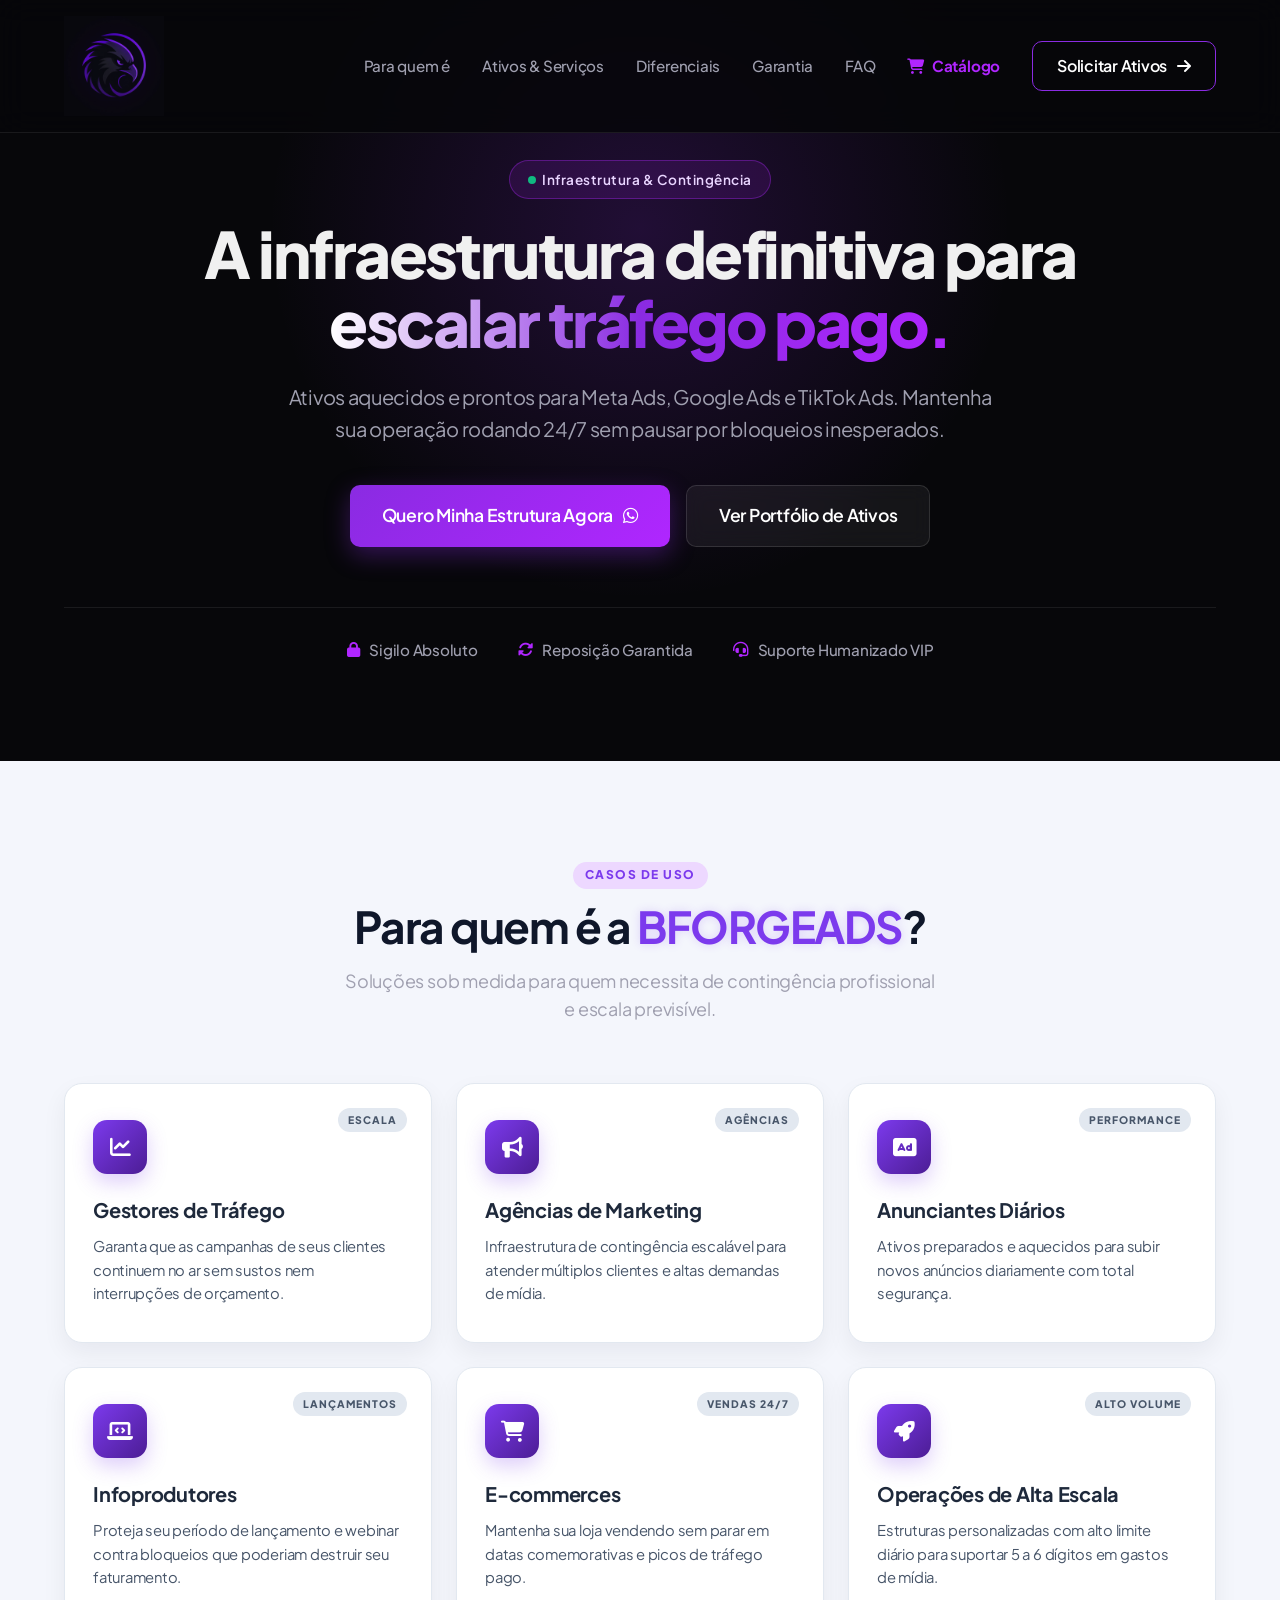
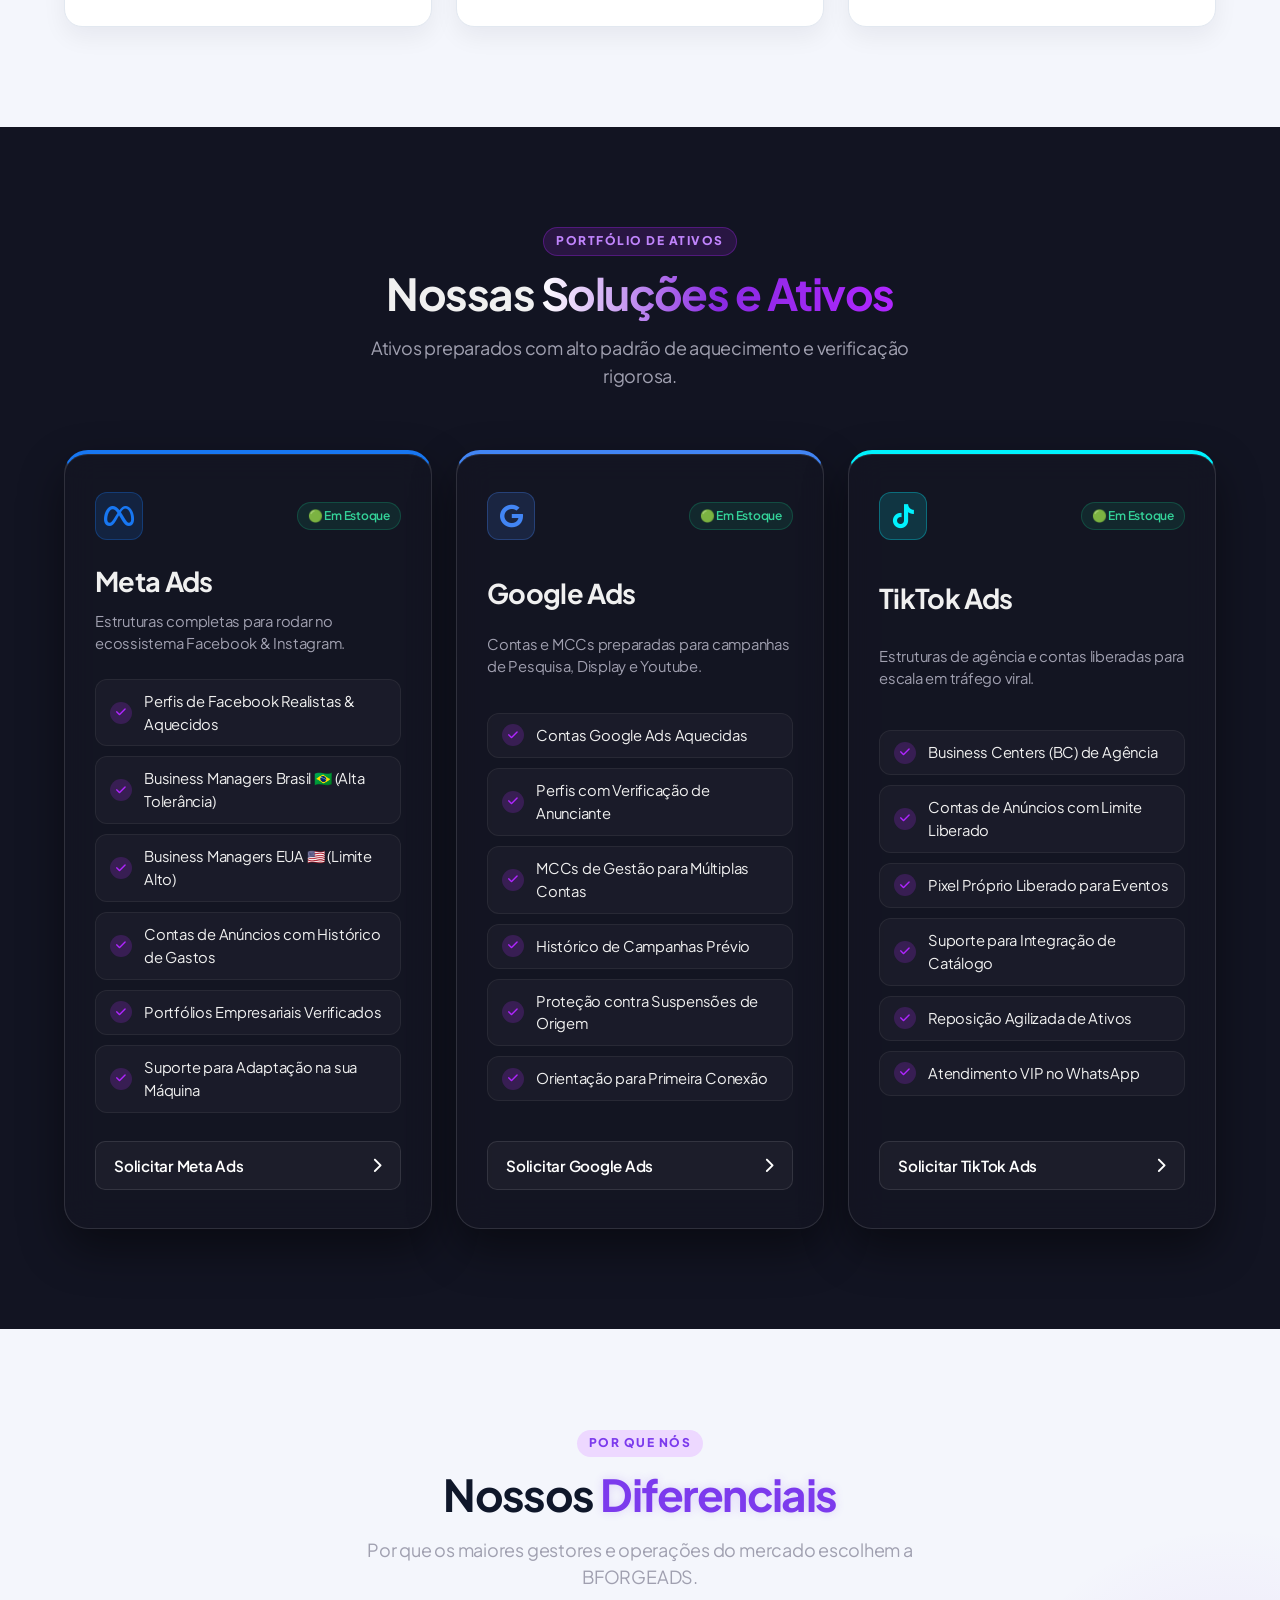
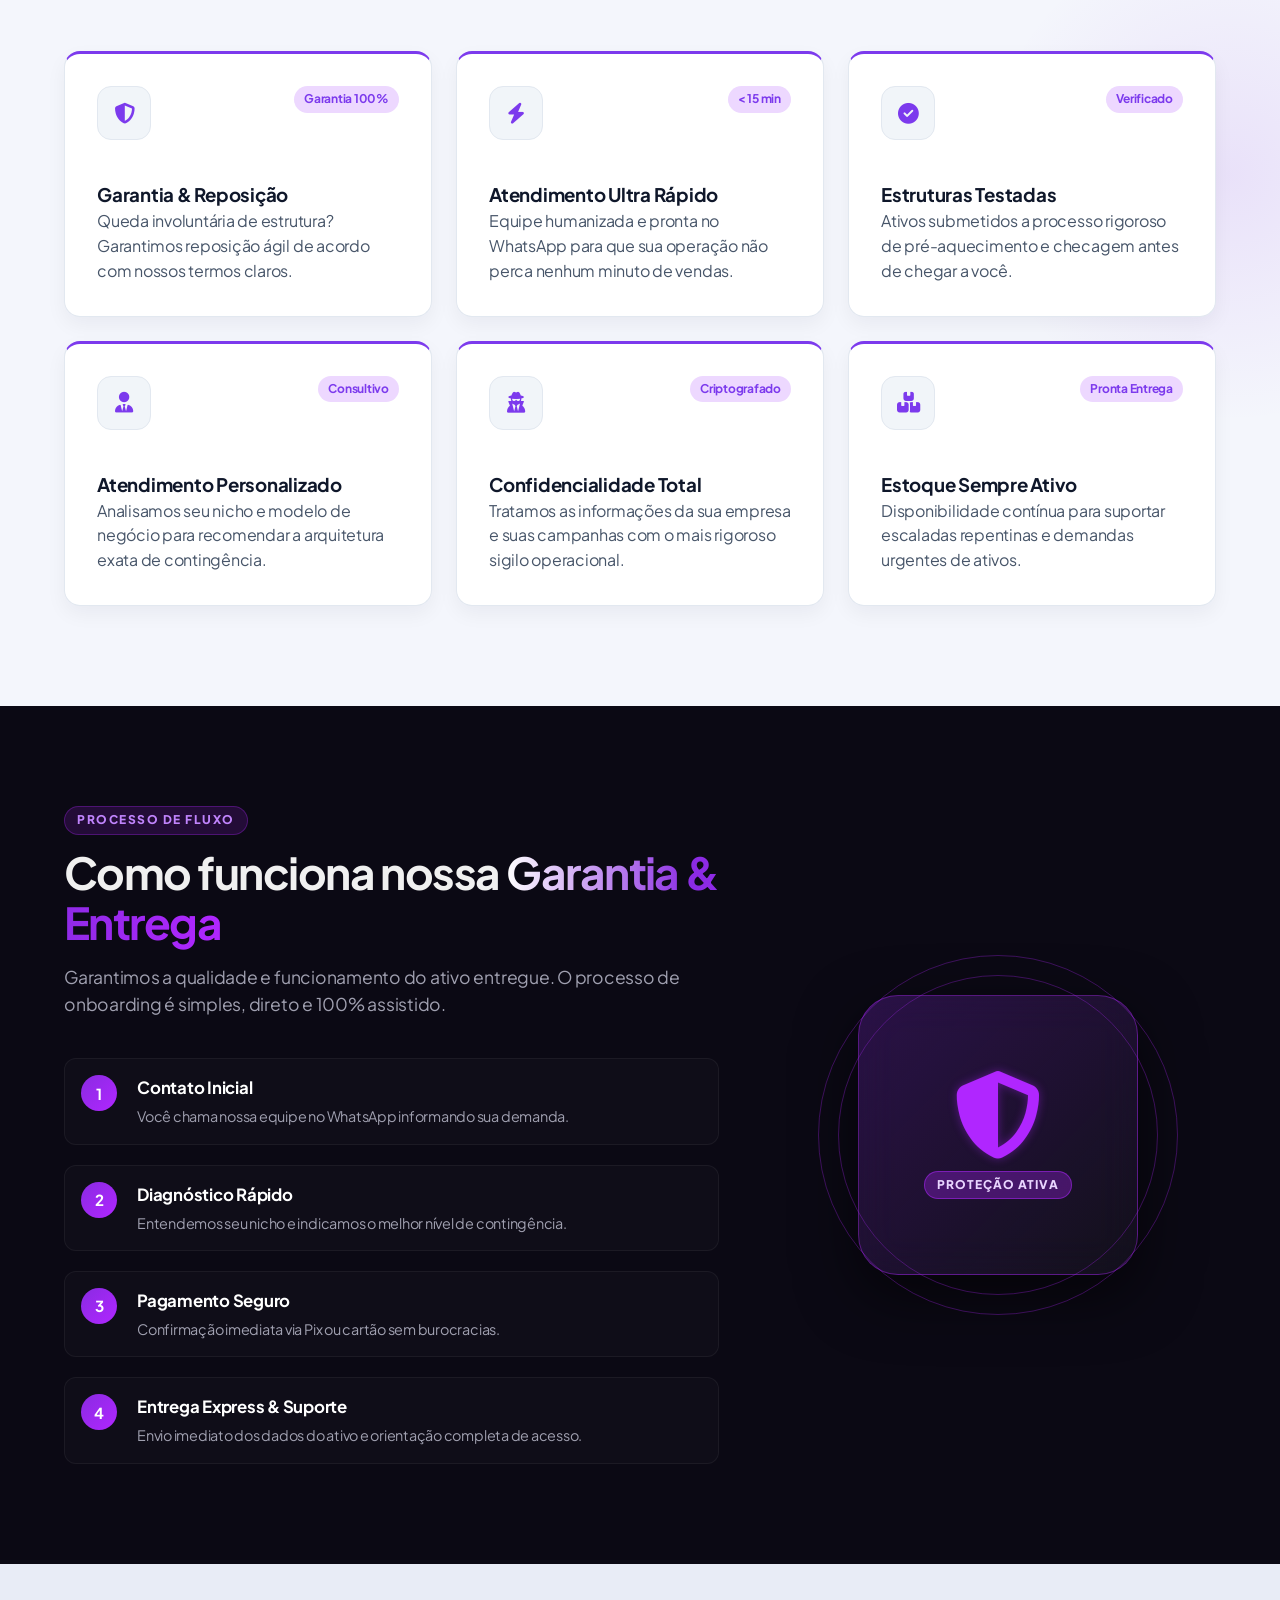
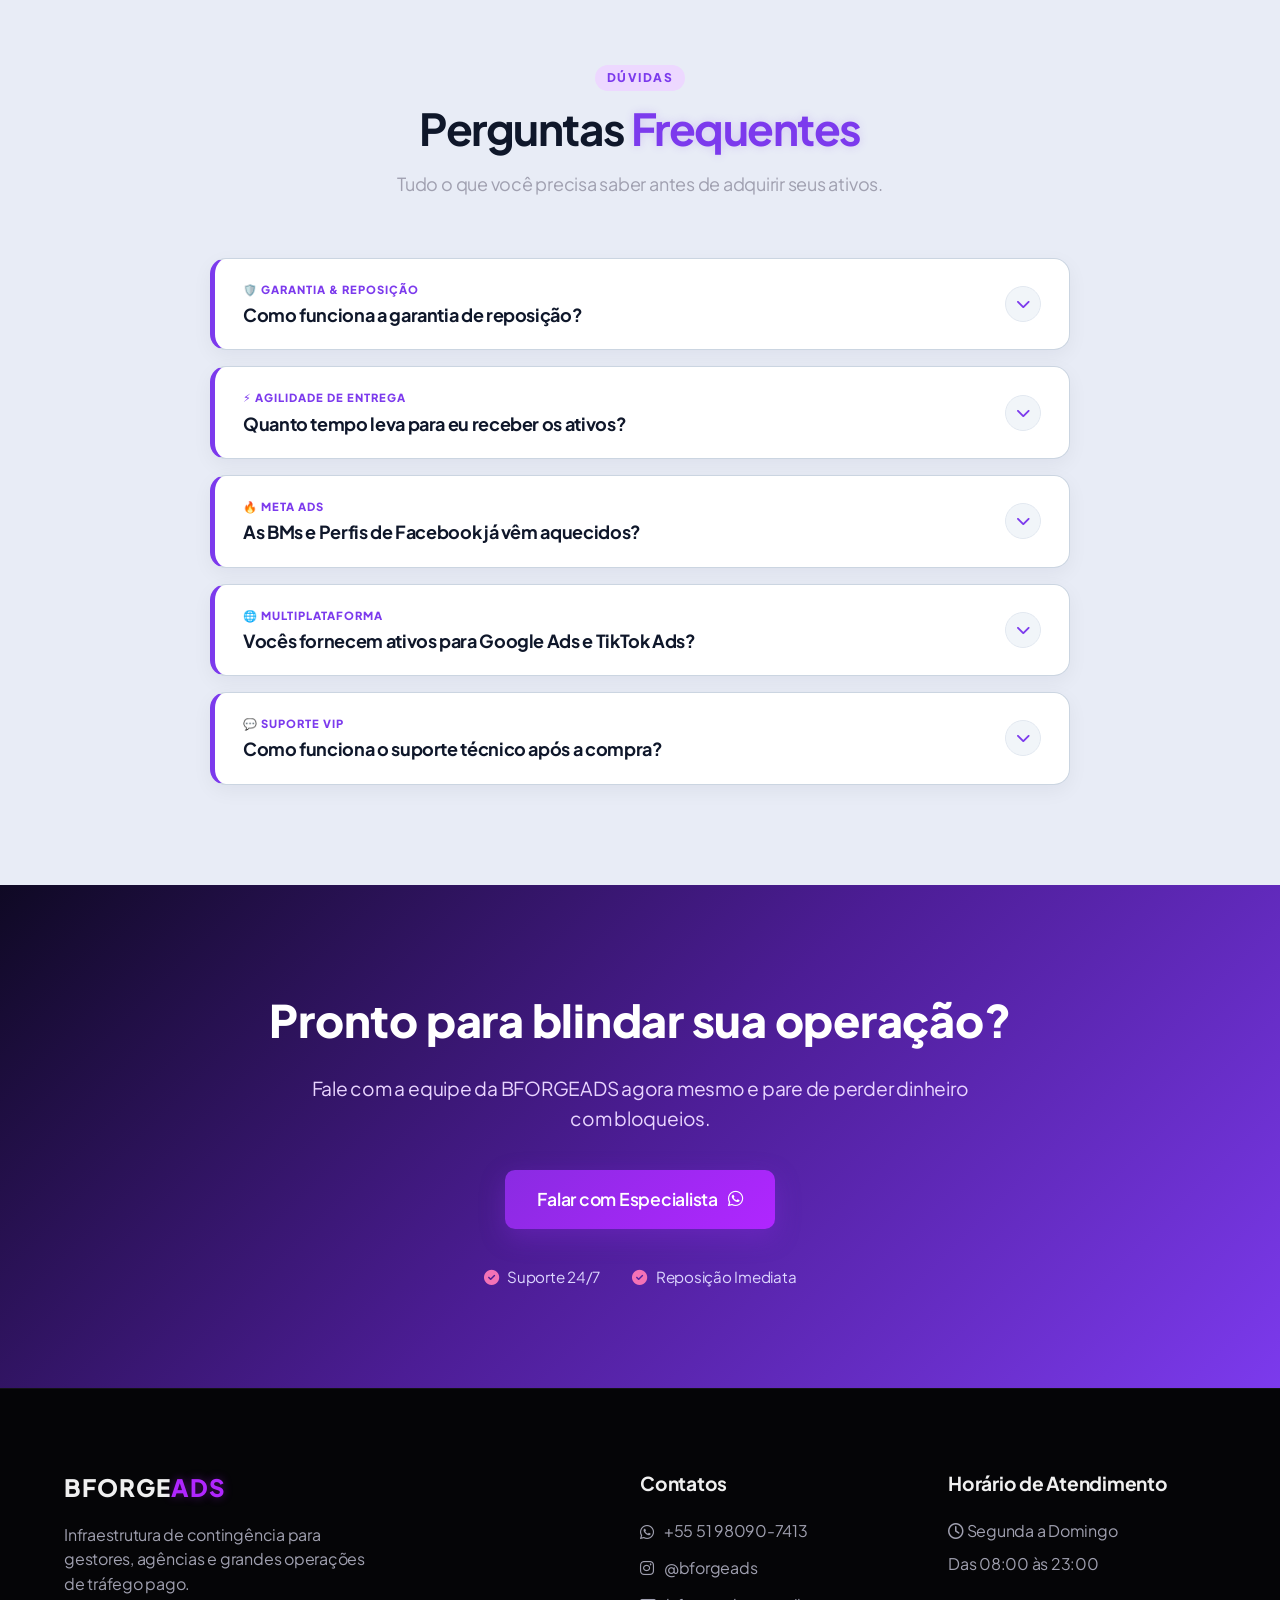
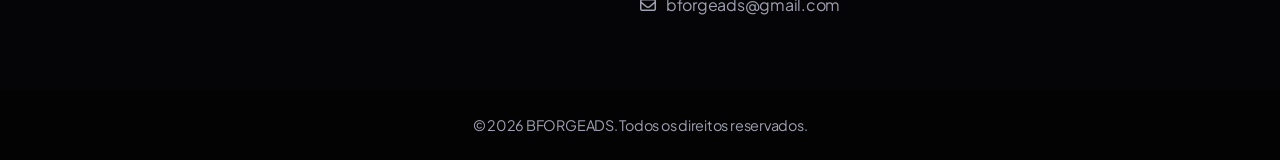
<file: index.html>
<!DOCTYPE html>
<html lang="pt-BR">
<head>
    <meta charset="UTF-8">
    <meta name="viewport" content="width=device-width, initial-scale=1.0">
    <meta name="description" content="A BFORGEADS fornece infraestrutura completa e contingência premium para operações de tráfego pago (Meta Ads, Google Ads e TikTok Ads).">
    <title>BFORGEADS - Infraestrutura & Contingência Premium para Tráfego Pago</title>
    <!-- Google Fonts (Plus Jakarta Sans - Apple SF Pro aesthetic) -->
    <link rel="preconnect" href="https://fonts.googleapis.com">
    <link rel="preconnect" href="https://fonts.gstatic.com" crossorigin>
    <link href="https://fonts.googleapis.com/css2?family=Plus+Jakarta+Sans:ital,wght@0,300..800;1,300..800&display=swap" rel="stylesheet">
    <!-- Font Awesome -->
    <link rel="stylesheet" href="https://cdnjs.cloudflare.com/ajax/libs/font-awesome/6.4.0/css/all.min.css">
    <!-- Custom CSS -->
    <link rel="stylesheet" href="style.css">
    <link rel="icon" type="image/jpeg" href="logo-nova.jpg">
</head>
<body>

    <!-- Header / Navbar -->
    <header class="navbar">
        <div class="container nav-container">
            <a href="#" class="logo">
                <img src="logo-nova.jpg" alt="BFORGEADS Logo" class="logo-img">
            </a>
            
            <div class="menu-toggle" id="mobile-menu">
                <i class="fas fa-bars"></i>
            </div>

            <nav class="nav-links" id="nav-links">
                <a href="#solucoes" class="nav-link">Para quem é</a>
                <a href="#servicos" class="nav-link">Ativos & Serviços</a>
                <a href="#diferenciais" class="nav-link">Diferenciais</a>
                <a href="#garantia" class="nav-link">Garantia</a>
                <a href="#faq" class="nav-link">FAQ</a>
                <a href="catalogo.html" class="nav-link" style="color: var(--neon-purple); font-weight: 700;"><i class="fas fa-shopping-cart" style="margin-right: 5px;"></i> Catálogo</a>
                <a href="https://wa.me/5551980907413?text=Olá,%20gostaria%20de%20adquirir%20uma%20estrutura%20com%20a%20BFORGEADS!" target="_blank" class="btn btn-outline neon-border">
                    <span>Solicitar Ativos</span>
                    <i class="fas fa-arrow-right"></i>
                </a>
            </nav>
        </div>
    </header>

    <main>
        <!-- Hero Section -->
        <section class="hero">
            <div class="hero-bg-glow"></div>
            <div class="hero-grid-pattern"></div>
            <div class="container hero-content">
                <div class="hero-badge-wrapper">
                    <span class="badge neon-badge">
                        <span class="pulse-dot"></span>
                        Infraestrutura & Contingência
                    </span>
                </div>
                <h1 class="hero-title">A infraestrutura definitiva para <span class="gradient-text">escalar tráfego pago.</span></h1>
                <p class="hero-subtitle">Ativos aquecidos e prontos para Meta Ads, Google Ads e TikTok Ads. Mantenha sua operação rodando 24/7 sem pausar por bloqueios inesperados.</p>
                <div class="hero-buttons">
                    <a href="https://wa.me/5551980907413?text=Olá,%20gostaria%20de%20adquirir%20uma%20estrutura%20com%20a%20BFORGEADS!" target="_blank" class="btn btn-primary btn-large neon-btn">
                        <span>Quero Minha Estrutura Agora</span>
                        <i class="fab fa-whatsapp"></i>
                    </a>
                    <a href="#servicos" class="btn btn-secondary btn-large">
                        <span>Ver Portfólio de Ativos</span>
                    </a>
                </div>


                <!-- Trust Bar -->
                <div class="trust-bar">
                    <div class="trust-item"><i class="fas fa-lock"></i> Sigilo Absoluto</div>
                    <div class="trust-item"><i class="fas fa-sync-alt"></i> Reposição Garantida</div>
                    <div class="trust-item"><i class="fas fa-headset"></i> Suporte Humanizado VIP</div>
                </div>
            </div>
        </section>

        <!-- Para quem é Section -->
        <section id="solucoes" class="target-audience section-padding light-section">
            <div class="container">
                <div class="section-header">
                    <span class="sub-badge">CASOS DE USO</span>
                    <h2 class="section-title">Para quem é a <span class="neon-text">BFORGEADS</span>?</h2>
                    <p class="section-desc">Soluções sob medida para quem necessita de contingência profissional e escala previsível.</p>
                </div>
                
                <div class="grid grid-3">
                    <div class="glass-card audience-card">
                        <div class="card-badge">ESCALA</div>
                        <div class="icon-box gradient-icon-box">
                            <i class="fas fa-chart-line"></i>
                        </div>
                        <h3>Gestores de Tráfego</h3>
                        <p>Garanta que as campanhas de seus clientes continuem no ar sem sustos nem interrupções de orçamento.</p>
                    </div>

                    <div class="glass-card audience-card">
                        <div class="card-badge">AGÊNCIAS</div>
                        <div class="icon-box gradient-icon-box">
                            <i class="fas fa-bullhorn"></i>
                        </div>
                        <h3>Agências de Marketing</h3>
                        <p>Infraestrutura de contingência escalável para atender múltiplos clientes e altas demandas de mídia.</p>
                    </div>

                    <div class="glass-card audience-card">
                        <div class="card-badge">PERFORMANCE</div>
                        <div class="icon-box gradient-icon-box">
                            <i class="fas fa-ad"></i>
                        </div>
                        <h3>Anunciantes Diários</h3>
                        <p>Ativos preparados e aquecidos para subir novos anúncios diariamente com total segurança.</p>
                    </div>

                    <div class="glass-card audience-card">
                        <div class="card-badge">LANÇAMENTOS</div>
                        <div class="icon-box gradient-icon-box">
                            <i class="fas fa-laptop-code"></i>
                        </div>
                        <h3>Infoprodutores</h3>
                        <p>Proteja seu período de lançamento e webinar contra bloqueios que poderiam destruir seu faturamento.</p>
                    </div>

                    <div class="glass-card audience-card">
                        <div class="card-badge">VENDAS 24/7</div>
                        <div class="icon-box gradient-icon-box">
                            <i class="fas fa-shopping-cart"></i>
                        </div>
                        <h3>E-commerces</h3>
                        <p>Mantenha sua loja vendendo sem parar em datas comemorativas e picos de tráfego pago.</p>
                    </div>

                    <div class="glass-card audience-card">
                        <div class="card-badge">ALTO VOLUME</div>
                        <div class="icon-box gradient-icon-box">
                            <i class="fas fa-rocket"></i>
                        </div>
                        <h3>Operações de Alta Escala</h3>
                        <p>Estruturas personalizadas com alto limite diário para suportar 5 a 6 dígitos em gastos de mídia.</p>
                    </div>
                </div>
            </div>
        </section>

        <!-- O que vendemos Section -->
        <section id="servicos" class="services section-padding dark-section-alt">
            <div class="container">
                <div class="section-header">
                    <span class="sub-badge dark-sub-badge">PORTFÓLIO DE ATIVOS</span>
                    <h2 class="section-title">Nossas <span class="gradient-text">Soluções e Ativos</span></h2>
                    <p class="section-desc">Ativos preparados com alto padrão de aquecimento e verificação rigorosa.</p>
                </div>

                <div class="services-categories grid grid-3">
                    <!-- Meta Ads -->
                    <div class="service-category glass-card feature-card-meta">
                        <div class="platform-header">
                            <div class="platform-icon meta-color">
                                <i class="fab fa-meta"></i>
                            </div>
                            <span class="stock-status">🟢 Em Estoque</span>
                        </div>
                        <h3 class="category-title">Meta Ads</h3>
                        <p class="category-desc">Estruturas completas para rodar no ecossistema Facebook & Instagram.</p>
                        <ul class="category-list">
                            <li><span class="check-pill"><i class="fas fa-check"></i></span> Perfis de Facebook Realistas & Aquecidos</li>
                            <li><span class="check-pill"><i class="fas fa-check"></i></span> Business Managers Brasil 🇧🇷 (Alta Tolerância)</li>
                            <li><span class="check-pill"><i class="fas fa-check"></i></span> Business Managers EUA 🇺🇸 (Limite Alto)</li>
                            <li><span class="check-pill"><i class="fas fa-check"></i></span> Contas de Anúncios com Histórico de Gastos</li>
                            <li><span class="check-pill"><i class="fas fa-check"></i></span> Portfólios Empresariais Verificados</li>
                            <li><span class="check-pill"><i class="fas fa-check"></i></span> Suporte para Adaptação na sua Máquina</li>
                        </ul>
                        <a href="https://wa.me/5551980907413?text=Olá,%20tenho%20interesse%20em%20estruturas%20para%20Meta%20Ads!" target="_blank" class="btn btn-card">
                            <span>Solicitar Meta Ads</span>
                            <i class="fas fa-chevron-right"></i>
                        </a>
                    </div>

                    <!-- Google Ads -->
                    <div class="service-category glass-card feature-card-google">
                        <div class="platform-header">
                            <div class="platform-icon google-color">
                                <i class="fab fa-google"></i>
                            </div>
                            <span class="stock-status">🟢 Em Estoque</span>
                        </div>
                        <h3 class="category-title">Google Ads</h3>
                        <p class="category-desc">Contas e MCCs preparadas para campanhas de Pesquisa, Display e Youtube.</p>
                        <ul class="category-list">
                            <li><span class="check-pill"><i class="fas fa-check"></i></span> Contas Google Ads Aquecidas</li>
                            <li><span class="check-pill"><i class="fas fa-check"></i></span> Perfis com Verificação de Anunciante</li>
                            <li><span class="check-pill"><i class="fas fa-check"></i></span> MCCs de Gestão para Múltiplas Contas</li>
                            <li><span class="check-pill"><i class="fas fa-check"></i></span> Histórico de Campanhas Prévio</li>
                            <li><span class="check-pill"><i class="fas fa-check"></i></span> Proteção contra Suspensões de Origem</li>
                            <li><span class="check-pill"><i class="fas fa-check"></i></span> Orientação para Primeira Conexão</li>
                        </ul>
                        <a href="https://wa.me/5551980907413?text=Olá,%20tenho%20interesse%20em%20estruturas%20para%20Google%20Ads!" target="_blank" class="btn btn-card">
                            <span>Solicitar Google Ads</span>
                            <i class="fas fa-chevron-right"></i>
                        </a>
                    </div>

                    <!-- TikTok Ads -->
                    <div class="service-category glass-card feature-card-tiktok">
                        <div class="platform-header">
                            <div class="platform-icon tiktok-color">
                                <i class="fab fa-tiktok"></i>
                            </div>
                            <span class="stock-status">🟢 Em Estoque</span>
                        </div>
                        <h3 class="category-title">TikTok Ads</h3>
                        <p class="category-desc">Estruturas de agência e contas liberadas para escala em tráfego viral.</p>
                        <ul class="category-list">
                            <li><span class="check-pill"><i class="fas fa-check"></i></span> Business Centers (BC) de Agência</li>
                            <li><span class="check-pill"><i class="fas fa-check"></i></span> Contas de Anúncios com Limite Liberado</li>
                            <li><span class="check-pill"><i class="fas fa-check"></i></span> Pixel Próprio Liberado para Eventos</li>
                            <li><span class="check-pill"><i class="fas fa-check"></i></span> Suporte para Integração de Catálogo</li>
                            <li><span class="check-pill"><i class="fas fa-check"></i></span> Reposição Agilizada de Ativos</li>
                            <li><span class="check-pill"><i class="fas fa-check"></i></span> Atendimento VIP no WhatsApp</li>
                        </ul>
                        <a href="https://wa.me/5551980907413?text=Olá,%20tenho%20interesse%20em%20estruturas%20para%20TikTok%20Ads!" target="_blank" class="btn btn-card">
                            <span>Solicitar TikTok Ads</span>
                            <i class="fas fa-chevron-right"></i>
                        </a>
                    </div>
                </div>
            </div>
        </section>

        <!-- Diferenciais Section -->
        <section id="diferenciais" class="differentials section-padding light-section relative">
            <div class="purple-glow-right"></div>
            <div class="container">
                <div class="section-header">
                    <span class="sub-badge">POR QUE NÓS</span>
                    <h2 class="section-title">Nossos <span class="neon-text">Diferenciais</span></h2>
                    <p class="section-desc">Por que os maiores gestores e operações do mercado escolhem a BFORGEADS.</p>
                </div>

                <div class="grid grid-3">
                    <div class="diff-card">
                        <div class="diff-card-header">
                            <div class="icon-box light-icon-box">
                                <i class="fas fa-shield-alt"></i>
                            </div>
                            <span class="metric-tag">Garantia 100%</span>
                        </div>
                        <h3>Garantia & Reposição</h3>
                        <p>Queda involuntária de estrutura? Garantimos reposição ágil de acordo com nossos termos claros.</p>
                    </div>

                    <div class="diff-card">
                        <div class="diff-card-header">
                            <div class="icon-box light-icon-box">
                                <i class="fas fa-bolt"></i>
                            </div>
                            <span class="metric-tag">&lt; 15 min</span>
                        </div>
                        <h3>Atendimento Ultra Rápido</h3>
                        <p>Equipe humanizada e pronta no WhatsApp para que sua operação não perca nenhum minuto de vendas.</p>
                    </div>

                    <div class="diff-card">
                        <div class="diff-card-header">
                            <div class="icon-box light-icon-box">
                                <i class="fas fa-check-circle"></i>
                            </div>
                            <span class="metric-tag">Verificado</span>
                        </div>
                        <h3>Estruturas Testadas</h3>
                        <p>Ativos submetidos a processo rigoroso de pré-aquecimento e checagem antes de chegar a você.</p>
                    </div>

                    <div class="diff-card">
                        <div class="diff-card-header">
                            <div class="icon-box light-icon-box">
                                <i class="fas fa-user-tie"></i>
                            </div>
                            <span class="metric-tag">Consultivo</span>
                        </div>
                        <h3>Atendimento Personalizado</h3>
                        <p>Analisamos seu nicho e modelo de negócio para recomendar a arquitetura exata de contingência.</p>
                    </div>

                    <div class="diff-card">
                        <div class="diff-card-header">
                            <div class="icon-box light-icon-box">
                                <i class="fas fa-user-secret"></i>
                            </div>
                            <span class="metric-tag">Criptografado</span>
                        </div>
                        <h3>Confidencialidade Total</h3>
                        <p>Tratamos as informações da sua empresa e suas campanhas com o mais rigoroso sigilo operacional.</p>
                    </div>

                    <div class="diff-card">
                        <div class="diff-card-header">
                            <div class="icon-box light-icon-box">
                                <i class="fas fa-boxes"></i>
                            </div>
                            <span class="metric-tag">Pronta Entrega</span>
                        </div>
                        <h3>Estoque Sempre Ativo</h3>
                        <p>Disponibilidade contínua para suportar escaladas repentinas e demandas urgentes de ativos.</p>
                    </div>
                </div>
            </div>
        </section>

        <!-- Garantia Section -->
        <section id="garantia" class="warranty section-padding dark-section">
            <div class="container">
                <div class="warranty-flex">
                    <div class="warranty-content">
                        <span class="sub-badge dark-sub-badge">PROCESSO DE FLUXO</span>
                        <h2 class="section-title">Como funciona nossa <span class="gradient-text">Garantia & Entrega</span></h2>
                        <p class="warranty-desc">Garantimos a qualidade e funcionamento do ativo entregue. O processo de onboarding é simples, direto e 100% assistido.</p>
                        
                        <div class="steps-container">
                            <div class="step-item">
                                <div class="step-icon-wrapper">
                                    <div class="step-number">1</div>
                                </div>
                                <div class="step-info">
                                    <h4>Contato Inicial</h4>
                                    <p>Você chama nossa equipe no WhatsApp informando sua demanda.</p>
                                </div>
                            </div>

                            <div class="step-item">
                                <div class="step-icon-wrapper">
                                    <div class="step-number">2</div>
                                </div>
                                <div class="step-info">
                                    <h4>Diagnóstico Rápido</h4>
                                    <p>Entendemos seu nicho e indicamos o melhor nível de contingência.</p>
                                </div>
                            </div>

                            <div class="step-item">
                                <div class="step-icon-wrapper">
                                    <div class="step-number">3</div>
                                </div>
                                <div class="step-info">
                                    <h4>Pagamento Seguro</h4>
                                    <p>Confirmação imediata via Pix ou cartão sem burocracias.</p>
                                </div>
                            </div>

                            <div class="step-item">
                                <div class="step-icon-wrapper">
                                    <div class="step-number">4</div>
                                </div>
                                <div class="step-info">
                                    <h4>Entrega Express & Suporte</h4>
                                    <p>Envio imediato dos dados do ativo e orientação completa de acesso.</p>
                                </div>
                            </div>
                        </div>
                    </div>
                    <div class="warranty-image-placeholder">
                        <div class="glass-shield">
                            <div class="pulse-ring ring-1"></div>
                            <div class="pulse-ring ring-2"></div>
                            <i class="fas fa-shield-alt main-shield neon-text"></i>
                            <div class="shield-tag">PROTEÇÃO ATIVA</div>
                        </div>
                    </div>
                </div>
            </div>
        </section>

        <!-- FAQ Section -->
        <section id="faq" class="faq section-padding light-section-alt">
            <div class="container">
                <div class="section-header">
                    <span class="sub-badge">DÚVIDAS</span>
                    <h2 class="section-title">Perguntas <span class="neon-text">Frequentes</span></h2>
                    <p class="section-desc">Tudo o que você precisa saber antes de adquirir seus ativos.</p>
                </div>

                <div class="faq-container">
                    <div class="faq-item">
                        <div class="faq-question">
                            <div class="faq-title-box">
                                <span class="faq-category">🛡️ GARANTIA & REPOSIÇÃO</span>
                                <h3>Como funciona a garantia de reposição?</h3>
                            </div>
                            <span class="faq-toggle-icon"><i class="fas fa-chevron-down"></i></span>
                        </div>
                        <div class="faq-answer">
                            <p>Nossa garantia cobre problemas de origem no ativo fornecido (como bloqueios prévios ou inconformidades de entrega). Caso haja alguma queda coberta pelos termos antes de alterações estruturais pelo cliente, realizamos a reposição imediata.</p>
                        </div>
                    </div>
                    
                    <div class="faq-item">
                        <div class="faq-question">
                            <div class="faq-title-box">
                                <span class="faq-category">⚡ AGILIDADE DE ENTREGA</span>
                                <h3>Quanto tempo leva para eu receber os ativos?</h3>
                            </div>
                            <span class="faq-toggle-icon"><i class="fas fa-chevron-down"></i></span>
                        </div>
                        <div class="faq-answer">
                            <p>A entrega é quase imediata! Assim que o pagamento é confirmado, nossa equipe envia as credenciais e o guia de acesso em até 15 minutos durante nosso horário de atendimento.</p>
                        </div>
                    </div>
                    
                    <div class="faq-item">
                        <div class="faq-question">
                            <div class="faq-title-box">
                                <span class="faq-category">🔥 META ADS</span>
                                <h3>As BMs e Perfis de Facebook já vêm aquecidos?</h3>
                            </div>
                            <span class="faq-toggle-icon"><i class="fas fa-chevron-down"></i></span>
                        </div>
                        <div class="faq-answer">
                            <p>Sim! Todos os nossos ativos de Meta Ads passam por um processo criterioso de maturação, atividades reais e aquecimento prévio para garantir máxima resistência e estabilidade.</p>
                        </div>
                    </div>
                    
                    <div class="faq-item">
                        <div class="faq-question">
                            <div class="faq-title-box">
                                <span class="faq-category">🌐 MULTIPLATAFORMA</span>
                                <h3>Vocês fornecem ativos para Google Ads e TikTok Ads?</h3>
                            </div>
                            <span class="faq-toggle-icon"><i class="fas fa-chevron-down"></i></span>
                        </div>
                        <div class="faq-answer">
                            <p>Sim! Oferecemos contas qualificadas e Business Centers (BC) de agência tanto para Google Ads quanto para TikTok Ads, prontas para rodar campanhas imediatamente.</p>
                        </div>
                    </div>

                    <div class="faq-item">
                        <div class="faq-question">
                            <div class="faq-title-box">
                                <span class="faq-category">💬 SUPORTE VIP</span>
                                <h3>Como funciona o suporte técnico após a compra?</h3>
                            </div>
                            <span class="faq-toggle-icon"><i class="fas fa-chevron-down"></i></span>
                        </div>
                        <div class="faq-answer">
                            <p>Nosso suporte é 100% humanizado e acontece direto no WhatsApp. Nossa equipe tira dúvidas de acesso, compartilhamento de ativos e boas práticas de contingência.</p>
                        </div>
                    </div>
                </div>
            </div>
        </section>

        <!-- Final CTA -->
        <section class="cta-section section-padding gradient-cta">
            <div class="hero-bg-glow" style="background: radial-gradient(circle, rgba(255, 255, 255, 0.1) 0%, rgba(7, 7, 10, 0) 70%);"></div>
            <div class="container text-center">
                <h2 class="cta-title">Pronto para blindar sua operação?</h2>
                <p class="cta-desc">Fale com a equipe da BFORGEADS agora mesmo e pare de perder dinheiro com bloqueios.</p>
                <div class="cta-buttons">
                    <a href="https://wa.me/5551980907413?text=Olá,%20gostaria%20de%20uma%20estrutura%20para%20escalar%20minhas%20campanhas!" target="_blank" class="btn btn-primary btn-large neon-btn">
                        <span>Falar com Especialista</span>
                        <i class="fab fa-whatsapp"></i>
                    </a>
                </div>
                <div class="cta-guarantees">
                    <span><i class="fas fa-check-circle"></i> Suporte 24/7</span>
                    <span><i class="fas fa-check-circle"></i> Reposição Imediata</span>
                </div>
            </div>
        </section>

        <!-- Mobile Bottom Navigation -->
        <nav class="mobile-bottom-bar">
            <a href="index.html" class="bottom-bar-item active">
                <i class="fas fa-home"></i>
                <span>Início</span>
            </a>
            <a href="catalogo.html" class="bottom-bar-item highlight-catalog">
                <i class="fas fa-shopping-cart"></i>
                <span>Catálogo</span>
            </a>
            <a href="https://wa.me/5551980907413?text=Olá,%20gostaria%20de%20falar%20sobre%20estruturas!" target="_blank" class="bottom-bar-item whatsapp-btn">
                <i class="fab fa-whatsapp"></i>
                <span>Suporte</span>
            </a>
        </nav>
    </main>

    <!-- Footer -->
    <footer>
        <div class="container footer-container">
            <div class="footer-brand">
                <a href="#" class="logo">
                    <span class="logo-text">BFORGE<span class="neon-text">ADS</span></span>
                </a>
                <p>Infraestrutura de contingência para gestores, agências e grandes operações de tráfego pago.</p>
            </div>
            
            <div class="footer-contacts">
                <h3>Contatos</h3>
                <ul>
                    <li><a href="https://wa.me/5551980907413" target="_blank"><i class="fab fa-whatsapp"></i> +55 51 98090-7413</a></li>
                    <li><a href="https://instagram.com/bforgeads" target="_blank"><i class="fab fa-instagram"></i> @bforgeads</a></li>
                    <li><a href="mailto:bforgeads@gmail.com"><i class="far fa-envelope"></i> bforgeads@gmail.com</a></li>
                </ul>
            </div>

            <div class="footer-hours">
                <h3>Horário de Atendimento</h3>
                <p><i class="far fa-clock"></i> Segunda a Domingo</p>
                <p>Das 08:00 às 23:00</p>
            </div>
        </div>
        <div class="footer-bottom">
            <div class="container">
                <p>&copy; 2026 BFORGEADS. Todos os direitos reservados.</p>
            </div>
        </div>
    </footer>

    <!-- Custom JS -->
    <script src="main.js"></script>
</body>
</html>
</file>
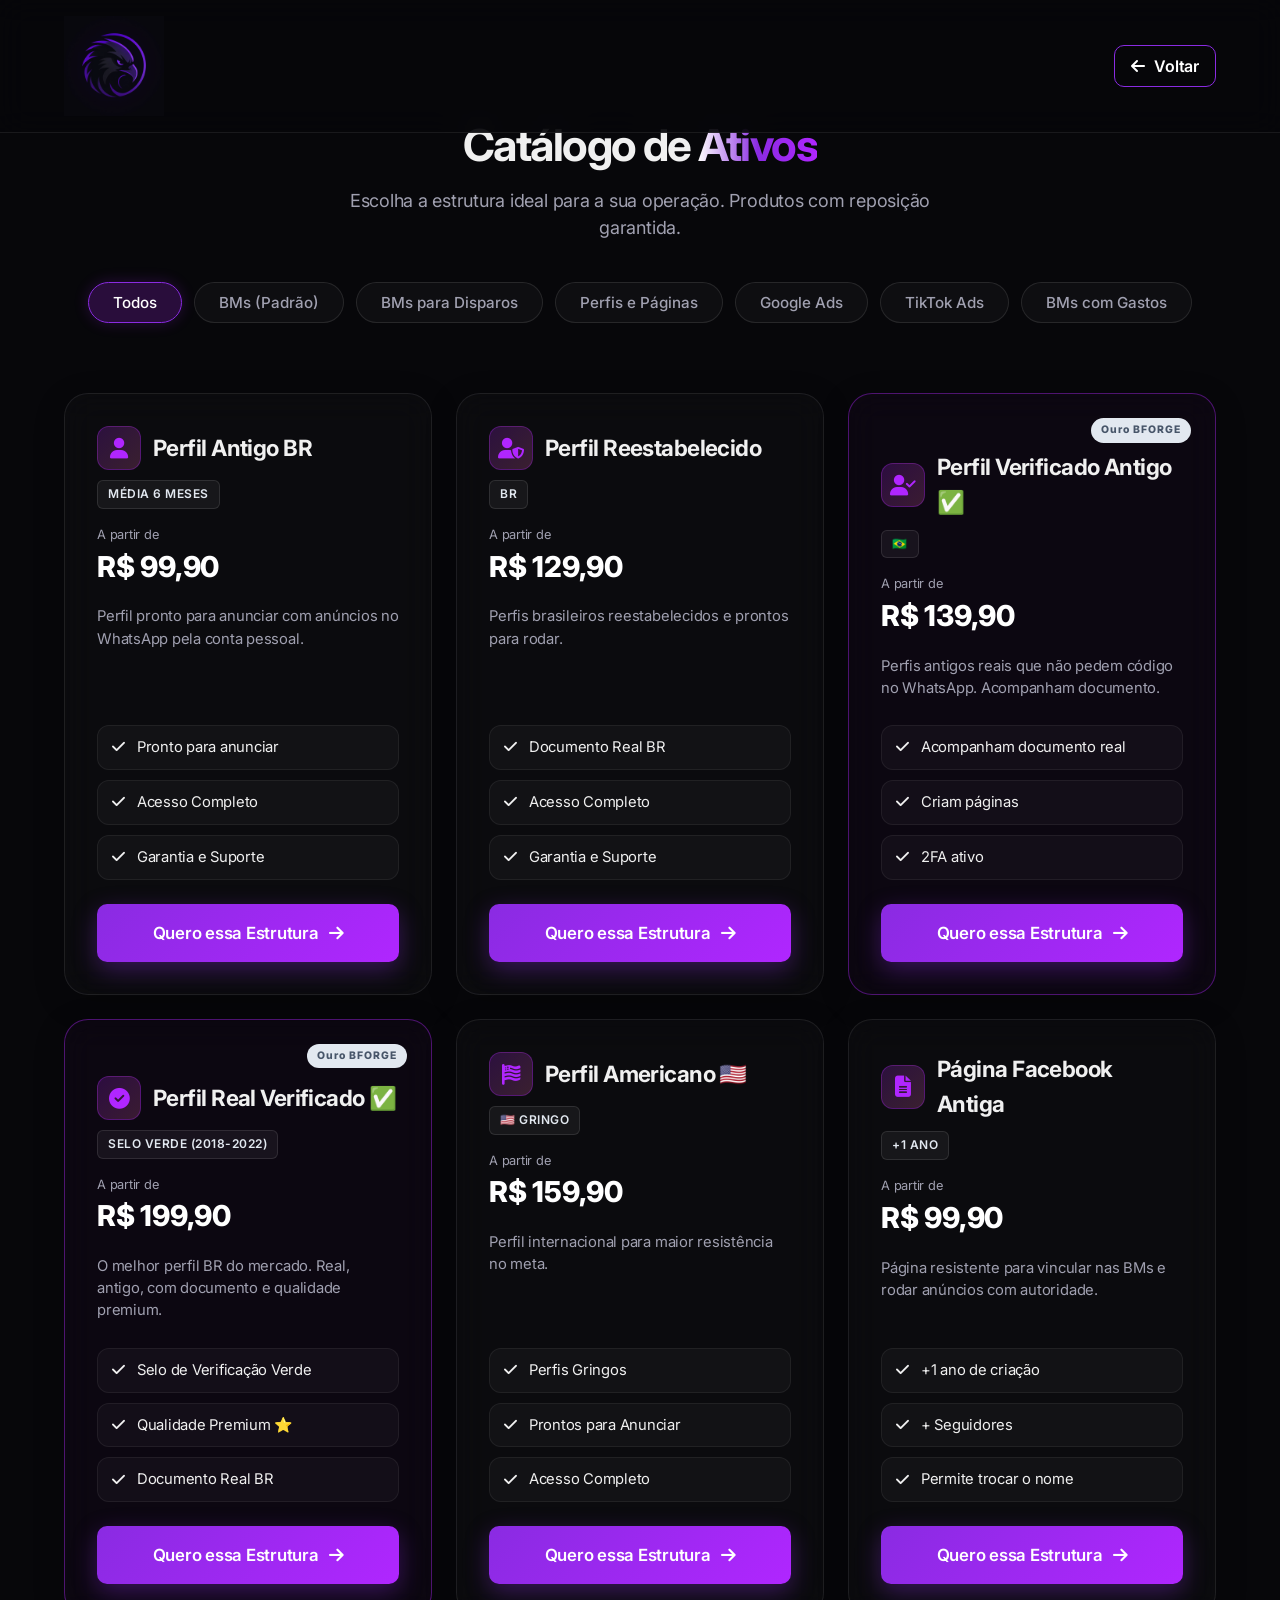
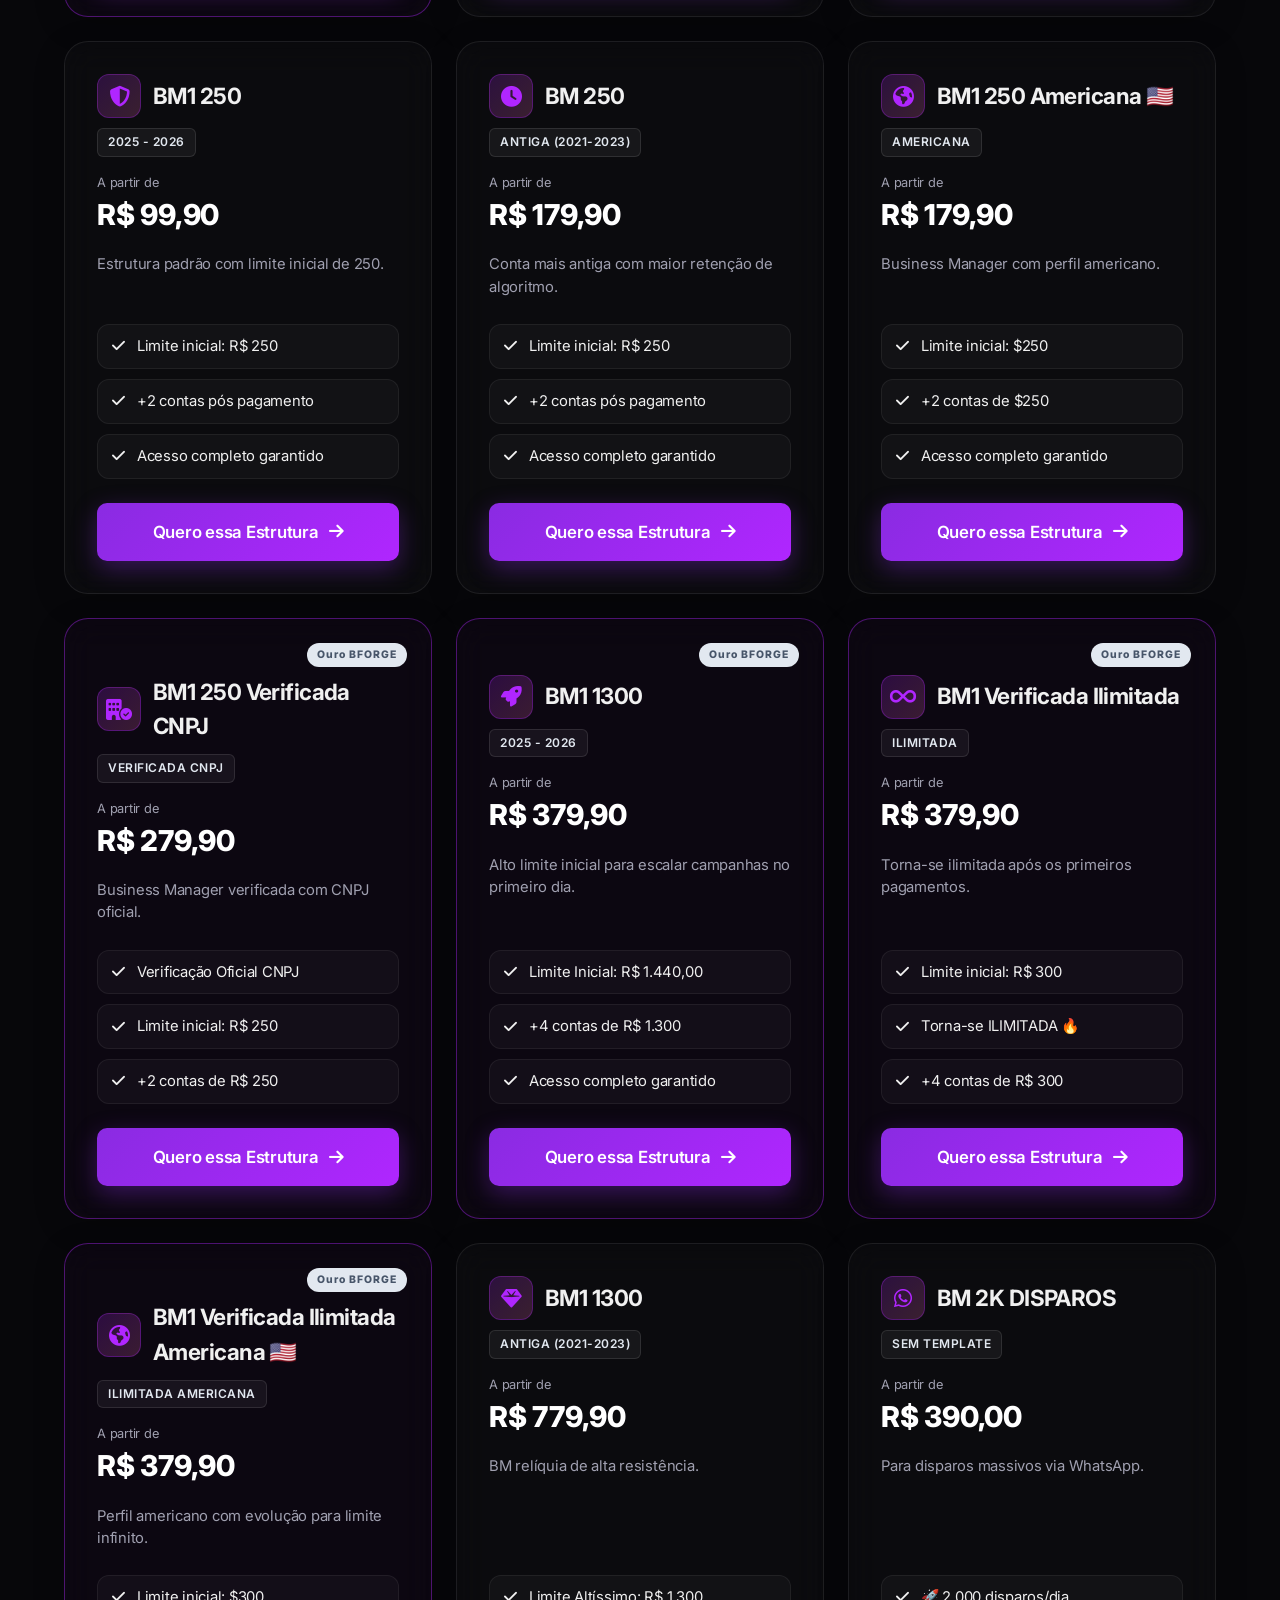
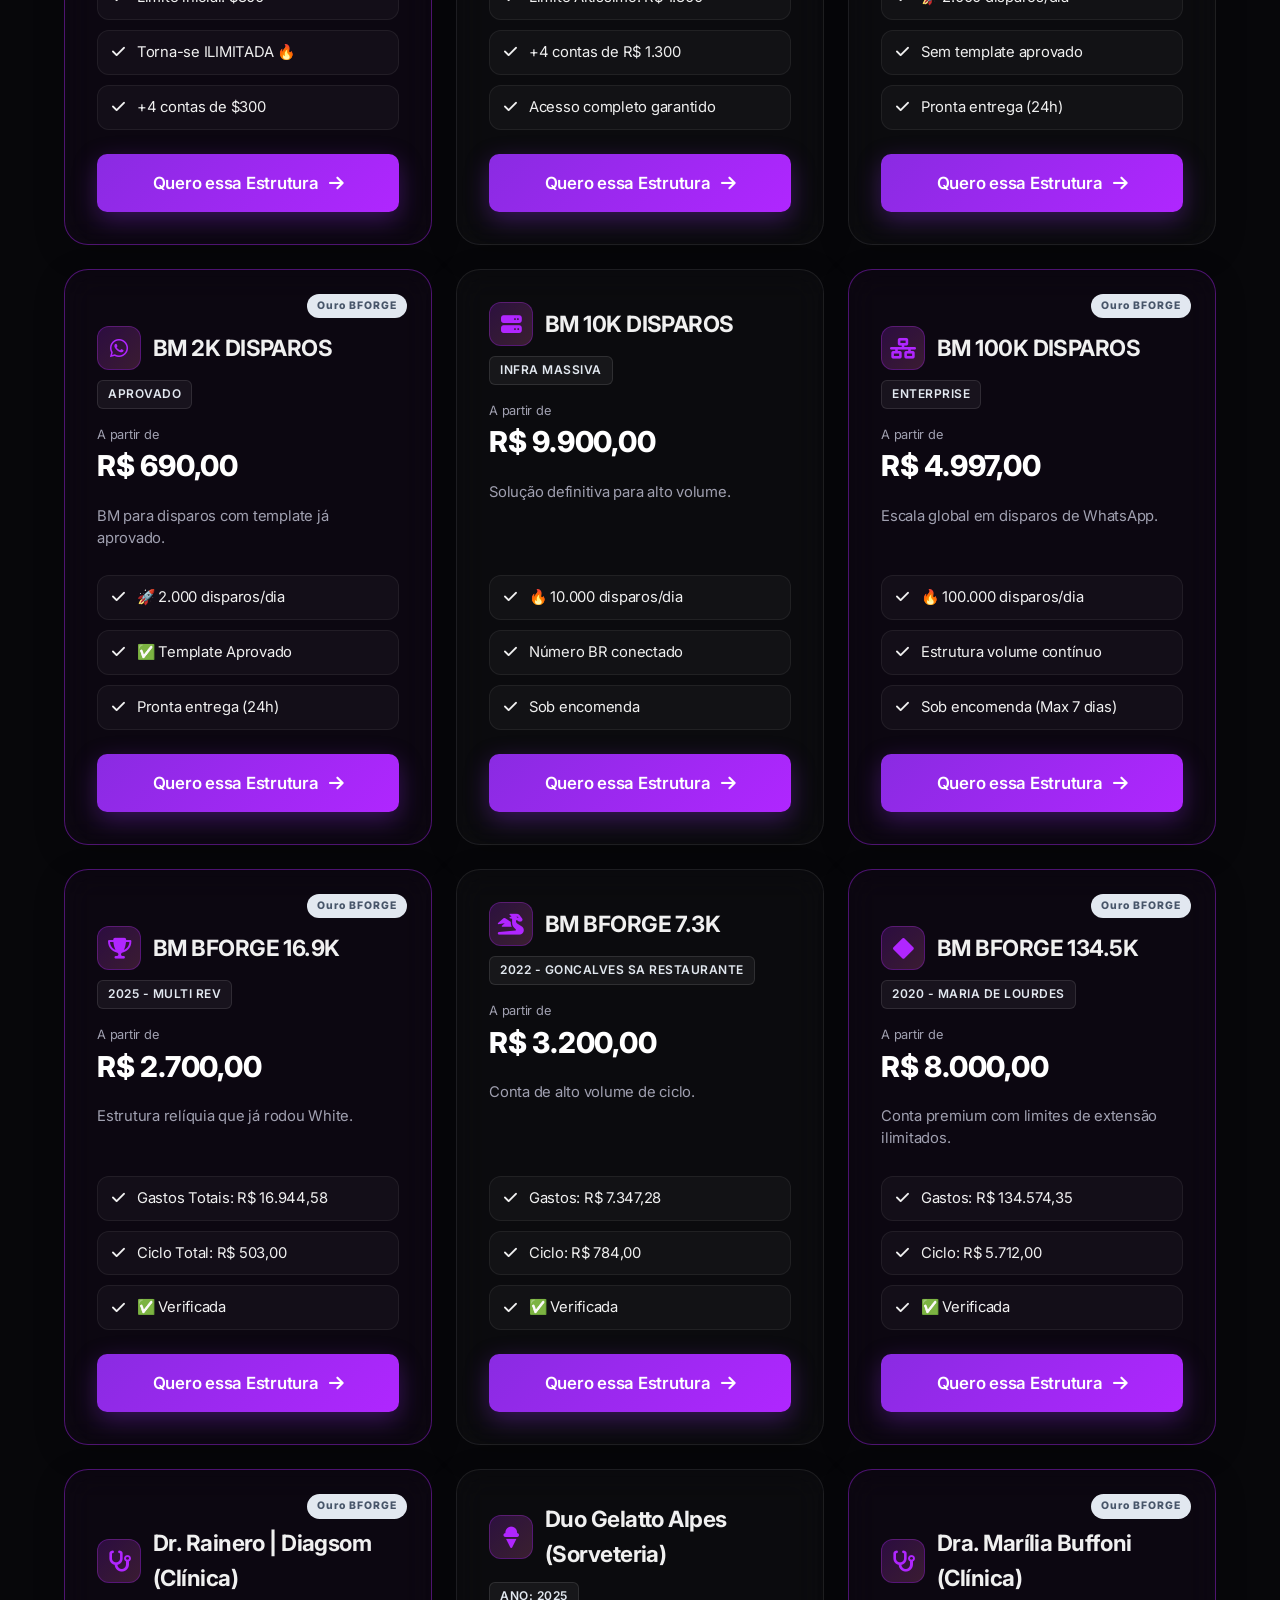
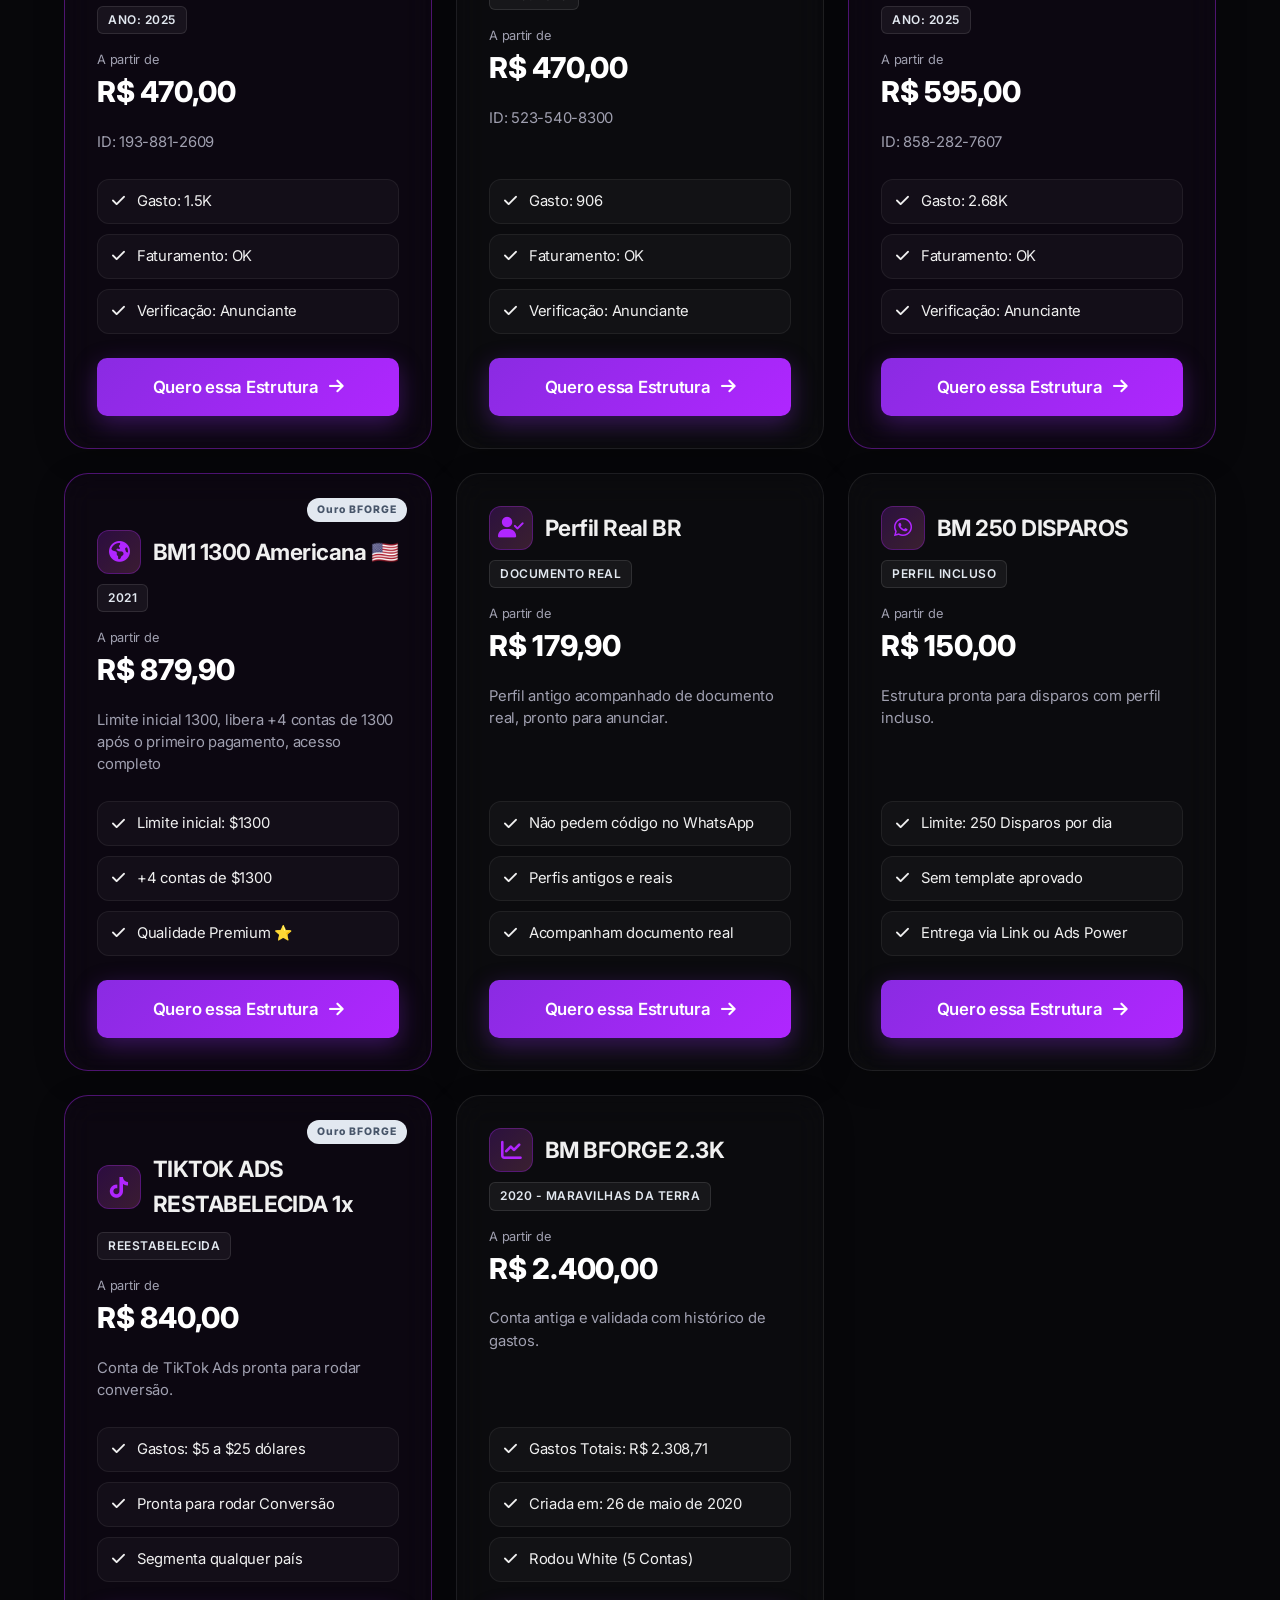
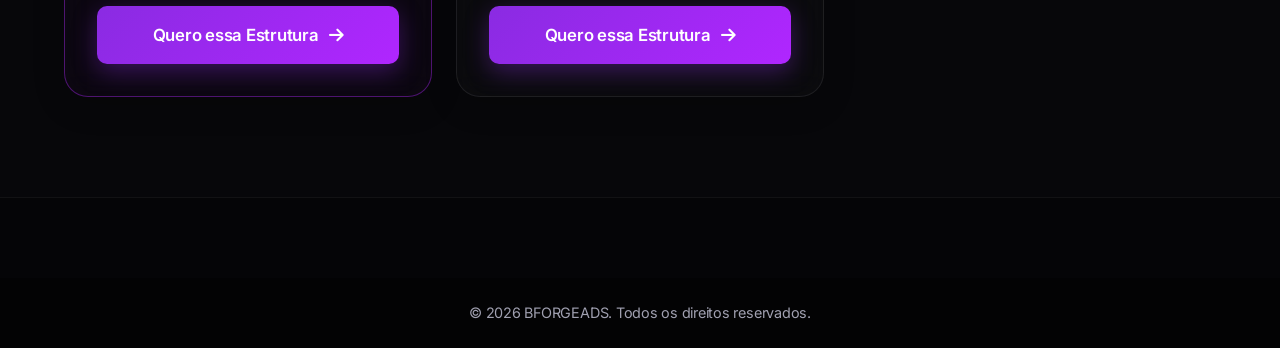
<file: catalogo.html>
<!DOCTYPE html>
<html lang="pt-BR">
<head>
    <meta charset="UTF-8">
    <meta name="viewport" content="width=device-width, initial-scale=1.0">
    <meta name="description" content="Catálogo de estruturas e contingência da BFORGEADS.">
    <title>Catálogo - BFORGEADS</title>
    <!-- Google Fonts -->
    <link rel="preconnect" href="https://fonts.googleapis.com">
    <link rel="preconnect" href="https://fonts.gstatic.com" crossorigin>
    <link href="https://fonts.googleapis.com/css2?family=Inter:wght@300;400;500;600;700;800&family=Outfit:wght@500;700;900&display=swap" rel="stylesheet">
    <!-- Font Awesome -->
    <link rel="stylesheet" href="https://cdnjs.cloudflare.com/ajax/libs/font-awesome/6.4.0/css/all.min.css">
    <!-- Custom CSS -->
    <link rel="stylesheet" href="style.css">
    <link rel="icon" type="image/jpeg" href="logo-nova.jpg">
</head>
<body>

    <!-- Header / Navbar -->
    <header class="navbar">
        <div class="container nav-container">
            <a href="index.html" class="logo">
                <img src="logo-nova.jpg" alt="BFORGEADS Logo" class="logo-img">
            </a>
            
            <nav class="nav-links">
                <a href="index.html" class="btn btn-outline neon-border" style="margin-top: 0; padding: 8px 16px;">
                    <i class="fas fa-arrow-left"></i>
                    <span>Voltar</span>
                </a>
            </nav>
        </div>
    </header>

    <main>
        <!-- Catalog Header -->
        <section class="catalog-header section-padding" style="padding-bottom: 40px; padding-top: 120px;">
            <div class="container text-center">
                <h1 class="section-title">Catálogo de <span class="gradient-text">Ativos</span></h1>
                <p class="section-desc">Escolha a estrutura ideal para a sua operação. Produtos com reposição garantida.</p>
            </div>
        </section>

        <!-- Catalog Filters -->
        <section class="catalog-filters">
            <div class="container">
                <div class="filter-tabs" id="filter-tabs">
                    <!-- Gerado via JS -->
                    <button class="filter-btn active" data-category="all">Todos</button>
                </div>
            </div>
        </section>

        <!-- Catalog Products Grid -->
        <section class="catalog-products section-padding" style="padding-top: 30px;">
            <div class="container">
                <div class="grid grid-3" id="products-grid">
                    <!-- Gerado via JS -->
                    <div class="loading-state">
                        <i class="fas fa-spinner fa-spin neon-text" style="font-size: 2rem;"></i>
                        <p>Carregando catálogo...</p>
                    </div>
                </div>
            </div>
        </section>

        <!-- Floating WhatsApp Button (Mobile Only) -->
        <!-- Mobile Bottom Navigation -->
        <nav class="mobile-bottom-bar">
            <a href="index.html" class="bottom-bar-item">
                <i class="fas fa-home"></i>
                <span>Início</span>
            </a>
            <a href="catalogo.html" class="bottom-bar-item active highlight-catalog">
                <i class="fas fa-shopping-cart"></i>
                <span>Catálogo</span>
            </a>
            <a href="https://wa.me/5551980907413?text=Olá,%20estou%20no%20catálogo%20e%20quero%20tirar%20uma%20dúvida!" target="_blank" class="bottom-bar-item whatsapp-btn">
                <i class="fab fa-whatsapp"></i>
                <span>Suporte</span>
            </a>
        </nav>
    </main>

    <!-- Footer -->
    <footer>
        <div class="footer-bottom">
            <div class="container">
                <p>&copy; 2026 BFORGEADS. Todos os direitos reservados.</p>
            </div>
        </div>
    </footer>

    <!-- Scripts -->
    <script src="catalogo.js?v=20260915"></script>
</body>
</html>
</file>
<file: style.css>
:root {
    --bg-dark: #07070a;
    --bg-dark-alt: #111320;
    --bg-card: rgba(20, 20, 25, 0.6);
    --text-main: #f0f0f0;
    --text-muted: #a0a0b0;
    
    --brand-purple: #8a2be2;
    --neon-purple: #b026ff;
    --neon-glow: 0 0 10px rgba(176, 38, 255, 0.5), 0 0 20px rgba(176, 38, 255, 0.3);
    
    --font-apple: -apple-system, BlinkMacSystemFont, 'SF Pro Display', 'SF Pro Text', 'Plus Jakarta Sans', 'Inter', system-ui, sans-serif;
    --font-sans: var(--font-apple);
    --font-heading: var(--font-apple);
    
    --transition: all 0.35s cubic-bezier(0.16, 1, 0.3, 1);
}

* {
    margin: 0;
    padding: 0;
    box-sizing: border-box;
    -webkit-font-smoothing: antialiased;
    -moz-osx-font-smoothing: grayscale;
}

html {
    scroll-behavior: smooth;
}

body {
    background-color: var(--bg-dark);
    color: var(--text-main);
    font-family: var(--font-apple);
    line-height: 1.55;
    letter-spacing: -0.015em;
    overflow-x: hidden;
}

a {
    text-decoration: none;
    color: inherit;
    transition: var(--transition);
}

ul {
    list-style: none;
}

.container {
    max-width: 1200px;
    margin: 0 auto;
    padding: 0 24px;
}

.section-padding {
    padding: 100px 0;
}

/* Section Themes & Color Variations */
.dark-section {
    background-color: #0b0914;
    color: var(--text-main);
}

.dark-section-alt {
    background-color: #121422;
    color: var(--text-main);
}

.light-section {
    background-color: #f4f6fc;
    color: #0f172a;
}

.light-section-alt {
    background-color: #e8ecf6;
    color: #0f172a;
}

.gradient-cta {
    background: linear-gradient(135deg, #0f0924 0%, #4c1d95 50%, #7c3aed 100%);
    color: #ffffff;
    position: relative;
    overflow: hidden;
}

.text-center {
    text-align: center;
}

/* Sub Badges & Utility Classes */
.sub-badge {
    display: inline-block;
    font-size: 0.75rem;
    font-weight: 800;
    letter-spacing: 1.5px;
    text-transform: uppercase;
    color: #7c3aed;
    background: #edd8ff;
    padding: 4px 12px;
    border-radius: 50px;
    margin-bottom: 12px;
}

.dark-sub-badge {
    color: #c084fc;
    background: rgba(176, 38, 255, 0.15);
    border: 1px solid rgba(176, 38, 255, 0.3);
}

.pulse-dot {
    display: inline-block;
    width: 8px;
    height: 8px;
    background-color: #10b981;
    border-radius: 50%;
    margin-right: 6px;
    box-shadow: 0 0 0 0 rgba(16, 185, 129, 0.7);
    animation: pulseDot 2s infinite;
}

@keyframes pulseDot {
    0% { box-shadow: 0 0 0 0 rgba(16, 185, 129, 0.7); }
    70% { box-shadow: 0 0 0 8px rgba(16, 185, 129, 0); }
    100% { box-shadow: 0 0 0 0 rgba(16, 185, 129, 0); }
}

.neon-text {
    color: var(--neon-purple);
    text-shadow: 0 0 10px rgba(176, 38, 255, 0.4);
}

.light-section .neon-text,
.light-section-alt .neon-text {
    color: #7c3aed;
    text-shadow: 0 0 10px rgba(124, 58, 237, 0.2);
}

.gradient-text {
    background: linear-gradient(90deg, #fff, var(--brand-purple), var(--neon-purple));
    -webkit-background-clip: text;
    -webkit-text-fill-color: transparent;
}

.light-section .gradient-text,
.light-section-alt .gradient-text {
    background: linear-gradient(90deg, #0f172a, #6d28d9, #9333ea);
    -webkit-background-clip: text;
    -webkit-text-fill-color: transparent;
}

/* Buttons */
.btn {
    display: inline-flex;
    align-items: center;
    justify-content: center;
    gap: 10px;
    padding: 12px 24px;
    border-radius: 10px;
    font-weight: 600;
    font-size: 1rem;
    cursor: pointer;
    transition: var(--transition);
}

.btn-large {
    padding: 16px 32px;
    font-size: 1.1rem;
}

.btn-primary {
    background: linear-gradient(135deg, var(--brand-purple), var(--neon-purple));
    color: #fff;
    border: none;
    box-shadow: 0 8px 25px rgba(138, 43, 226, 0.35);
}

.btn-primary:hover {
    background: linear-gradient(135deg, var(--neon-purple), #c084fc);
    box-shadow: var(--neon-glow);
    transform: translateY(-2px);
}

.btn-secondary {
    background: rgba(255, 255, 255, 0.06);
    border: 1px solid rgba(255, 255, 255, 0.12);
    color: #fff;
    backdrop-filter: blur(10px);
}

.btn-secondary:hover {
    background: rgba(255, 255, 255, 0.15);
    border-color: rgba(255, 255, 255, 0.3);
    transform: translateY(-2px);
}

.btn-outline {
    background: transparent;
    border: 1px solid var(--brand-purple);
    color: #fff;
}

.btn-outline:hover {
    background: rgba(138, 43, 226, 0.15);
    box-shadow: var(--neon-glow);
}

/* Navbar */
.navbar {
    position: fixed;
    top: 0;
    left: 0;
    width: 100%;
    z-index: 1000;
    background: rgba(7, 7, 10, 0.85);
    backdrop-filter: blur(15px);
    border-bottom: 1px solid rgba(255, 255, 255, 0.08);
    padding: 16px 0;
}

.nav-container {
    display: flex;
    justify-content: space-between;
    align-items: center;
}

.logo {
    display: flex;
    align-items: center;
}

.logo-img {
    height: 100px; /* PC height */
    width: auto;
    object-fit: contain;
    mix-blend-mode: screen; /* Remove fundo preto da imagem */
    /* Removido drop-shadow para tirar a borda/quadrado */
}

.logo-text {
    font-family: var(--font-heading);
    font-size: 1.5rem;
    font-weight: 900;
    letter-spacing: 1px;
}

.logo-badge {
    background: rgba(176, 38, 255, 0.15);
    color: #c084fc;
    font-size: 0.65rem;
    border-radius: 4px;
    padding: 2px 6px;
    font-weight: 700;
    font-family: var(--font-sans);
    margin-left: 8px;
    border: 1px solid rgba(176, 38, 255, 0.3);
}

.nav-links {
    display: flex;
    align-items: center;
    gap: 32px;
}

.nav-link {
    font-size: 0.95rem;
    font-weight: 500;
    color: var(--text-muted);
}

.nav-link:hover {
    color: #fff;
}

.menu-toggle {
    display: none;
    font-size: 1.5rem;
    cursor: pointer;
}

/* Hero Section */
.hero {
    position: relative;
    padding: 160px 0 100px;
    text-align: center;
    overflow: hidden;
}

.hero-bg-glow {
    position: absolute;
    top: 30%;
    left: 50%;
    transform: translate(-50%, -50%);
    width: 750px;
    height: 750px;
    background: radial-gradient(circle, rgba(138, 43, 226, 0.2) 0%, rgba(7, 7, 10, 0) 70%);
    z-index: -1;
}

.hero-badge-wrapper {
    margin-bottom: 20px;
}

.badge {
    display: inline-flex;
    align-items: center;
    padding: 8px 18px;
    border-radius: 50px;
    font-size: 0.85rem;
    font-weight: 600;
    letter-spacing: 0.5px;
    background: rgba(176, 38, 255, 0.12);
    border: 1px solid rgba(176, 38, 255, 0.35);
    color: #e9d5ff;
}

.hero-title {
    font-family: var(--font-apple);
    font-size: 4rem;
    line-height: 1.08;
    letter-spacing: -0.04em;
    margin-bottom: 24px;
    font-weight: 800;
    max-width: 920px;
    margin-left: auto;
    margin-right: auto;
}

.hero-subtitle {
    font-size: 1.25rem;
    color: var(--text-muted);
    max-width: 720px;
    margin: 0 auto 40px;
    line-height: 1.6;
    letter-spacing: -0.015em;
}

.hero-buttons {
    display: flex;
    justify-content: center;
    gap: 16px;
    margin-bottom: 60px;
}

/* Hero Dashboard Showcase */
.hero-showcase {
    position: relative;
    max-width: 960px;
    margin: 0 auto 40px;
}

.hero-image-card {
    position: relative;
    border-radius: 20px;
    padding: 10px;
    background: linear-gradient(135deg, rgba(255, 255, 255, 0.1), rgba(176, 38, 255, 0.15));
    box-shadow: 0 30px 80px rgba(0, 0, 0, 0.7);
}

.hero-dashboard-img {
    width: 100%;
    height: auto;
    border-radius: 14px;
    display: block;
    border: 1px solid rgba(255, 255, 255, 0.1);
}

.floating-badge {
    position: absolute;
    background: rgba(15, 23, 42, 0.88);
    backdrop-filter: blur(14px);
    border: 1px solid rgba(255, 255, 255, 0.15);
    padding: 12px 18px;
    border-radius: 14px;
    display: flex;
    align-items: center;
    gap: 12px;
    text-align: left;
    box-shadow: 0 15px 35px rgba(0, 0, 0, 0.4);
    z-index: 10;
}

.badge-top-right {
    top: 20px;
    right: -20px;
}

.badge-bottom-left {
    bottom: 20px;
    left: -20px;
}

.badge-icon-box {
    width: 42px;
    height: 42px;
    border-radius: 10px;
    display: flex;
    align-items: center;
    justify-content: center;
    font-size: 1.2rem;
}

.green-glow {
    background: rgba(16, 185, 129, 0.15);
    color: #10b981;
    border: 1px solid rgba(16, 185, 129, 0.3);
}

.purple-glow {
    background: rgba(176, 38, 255, 0.15);
    color: #c084fc;
    border: 1px solid rgba(176, 38, 255, 0.3);
}

.badge-text strong {
    display: block;
    font-size: 0.9rem;
    color: #fff;
}

.badge-text span {
    display: block;
    font-size: 0.75rem;
    color: var(--text-muted);
}

/* Trust Bar */
.trust-bar {
    display: flex;
    justify-content: center;
    gap: 40px;
    margin-top: 40px;
    padding-top: 30px;
    border-top: 1px solid rgba(255, 255, 255, 0.08);
}

.trust-item {
    display: flex;
    align-items: center;
    gap: 10px;
    font-size: 0.95rem;
    color: var(--text-muted);
    font-weight: 500;
}

.trust-item i {
    color: var(--neon-purple);
}

/* Section Headings */
.section-header {
    text-align: center;
    margin-bottom: 60px;
}

.section-title {
    font-family: var(--font-apple);
    font-size: 2.75rem;
    line-height: 1.15;
    letter-spacing: -0.035em;
    font-weight: 700;
    margin-bottom: 16px;
}

.section-desc {
    color: var(--text-muted);
    font-size: 1.125rem;
    max-width: 600px;
    margin: 0 auto;
}

/* Grids */
.grid {
    display: grid;
    gap: 24px;
}

.grid-3 { grid-template-columns: repeat(3, 1fr); }
.grid-4 { grid-template-columns: repeat(4, 1fr); }

/* Icon Boxes */
.icon-box {
    width: 54px;
    height: 54px;
    border-radius: 14px;
    display: flex;
    align-items: center;
    justify-content: center;
    font-size: 1.3rem;
    margin-bottom: 20px;
    transition: var(--transition);
}

.gradient-icon-box {
    background: linear-gradient(135deg, #7c3aed 0%, #4c1d95 100%);
    color: #ffffff;
    box-shadow: 0 8px 20px rgba(124, 58, 237, 0.25);
}

.light-icon-box {
    background: #f1f5f9;
    color: #7c3aed;
    border: 1px solid #e2e8f0;
}

/* Audience Section Cards */
.audience-card {
    position: relative;
    text-align: left;
    padding: 36px 28px;
    border-radius: 18px;
}

.card-badge {
    position: absolute;
    top: 24px;
    right: 24px;
    font-size: 0.65rem;
    font-weight: 800;
    letter-spacing: 1px;
    padding: 4px 10px;
    border-radius: 50px;
    background: #e2e8f0;
    color: #475569;
}

.audience-card h3 {
    font-size: 1.25rem;
    margin-bottom: 10px;
}

.audience-card p {
    font-size: 0.925rem;
    line-height: 1.6;
    color: #475569;
}

/* Services / Features Column Cards */
.service-category {
    text-align: left;
    padding: 38px 30px;
    border-radius: 24px;
    display: flex;
    flex-direction: column;
    justify-content: space-between;
    background: rgba(20, 22, 35, 0.85);
    border: 1px solid rgba(255, 255, 255, 0.12);
    box-shadow: 0 20px 45px rgba(0, 0, 0, 0.45), inset 0 1px 0 rgba(255, 255, 255, 0.1);
    backdrop-filter: blur(16px);
    transition: var(--transition);
    position: relative;
    overflow: hidden;
}

.feature-card-meta {
    border-top: 4px solid #1877f2;
}

.feature-card-meta:hover {
    border-color: #1877f2;
    box-shadow: 0 25px 55px rgba(24, 119, 242, 0.28), inset 0 1px 0 rgba(255, 255, 255, 0.2);
    transform: translateY(-8px);
}

.feature-card-google {
    border-top: 4px solid #4285f4;
}

.feature-card-google:hover {
    border-color: #4285f4;
    box-shadow: 0 25px 55px rgba(66, 133, 244, 0.28), inset 0 1px 0 rgba(255, 255, 255, 0.2);
    transform: translateY(-8px);
}

.feature-card-tiktok {
    border-top: 4px solid #00f2fe;
}

.feature-card-tiktok:hover {
    border-color: #00f2fe;
    box-shadow: 0 25px 55px rgba(0, 242, 254, 0.28), inset 0 1px 0 rgba(255, 255, 255, 0.2);
    transform: translateY(-8px);
}

.platform-header {
    display: flex;
    justify-content: space-between;
    align-items: center;
    margin-bottom: 20px;
}

.platform-icon {
    width: 48px;
    height: 48px;
    border-radius: 12px;
    display: flex;
    align-items: center;
    justify-content: center;
    font-size: 1.5rem;
}

.meta-color { background: rgba(24, 119, 242, 0.15); color: #1877f2; border: 1px solid rgba(24, 119, 242, 0.3); }
.google-color { background: rgba(66, 133, 244, 0.15); color: #4285f4; border: 1px solid rgba(66, 133, 244, 0.3); }
.tiktok-color { background: rgba(0, 242, 254, 0.15); color: #00f2fe; border: 1px solid rgba(0, 242, 254, 0.3); }

.stock-status {
    font-size: 0.75rem;
    font-weight: 600;
    background: rgba(16, 185, 129, 0.12);
    color: #34d399;
    padding: 4px 10px;
    border-radius: 50px;
    border: 1px solid rgba(16, 185, 129, 0.25);
}

.category-title {
    font-family: var(--font-apple);
    font-size: 1.7rem;
    letter-spacing: -0.025em;
    font-weight: 700;
    margin-bottom: 8px;
}

.category-desc {
    font-size: 0.925rem;
    color: var(--text-muted);
    margin-bottom: 24px;
    line-height: 1.5;
}

.category-list {
    display: flex;
    flex-direction: column;
    gap: 10px;
    margin-bottom: 28px;
}

.category-list li {
    display: flex;
    align-items: center;
    gap: 12px;
    font-size: 0.925rem;
    color: var(--text-main);
    padding: 10px 14px;
    background: rgba(255, 255, 255, 0.03);
    border: 1px solid rgba(255, 255, 255, 0.06);
    border-radius: 12px;
    transition: var(--transition);
}

.category-list li:hover {
    background: rgba(255, 255, 255, 0.07);
    border-color: rgba(255, 255, 255, 0.15);
    transform: translateX(4px);
}

.check-pill {
    width: 22px;
    height: 22px;
    border-radius: 50%;
    background: rgba(176, 38, 255, 0.2);
    color: var(--neon-purple);
    display: flex;
    align-items: center;
    justify-content: center;
    font-size: 0.7rem;
    flex-shrink: 0;
}

.btn-card {
    background: rgba(255, 255, 255, 0.04);
    border: 1px solid rgba(255, 255, 255, 0.1);
    color: #fff;
    padding: 12px 18px;
    border-radius: 10px;
    display: flex;
    align-items: center;
    justify-content: space-between;
    font-size: 0.95rem;
    font-weight: 600;
}

.btn-card:hover {
    background: rgba(176, 38, 255, 0.2);
    border-color: var(--neon-purple);
    color: #fff;
}

/* Differentials */
.relative {
    position: relative;
    overflow: hidden;
}

.purple-glow-right {
    position: absolute;
    right: -200px;
    top: 20%;
    width: 500px;
    height: 500px;
    background: radial-gradient(circle, rgba(138, 43, 226, 0.1) 0%, rgba(7, 7, 10, 0) 70%);
    z-index: 0;
}

.diff-card {
    padding: 32px;
    border-radius: 16px;
    transition: var(--transition);
    position: relative;
    z-index: 1;
}

.diff-card-header {
    display: flex;
    justify-content: space-between;
    align-items: flex-start;
    margin-bottom: 20px;
}

.metric-tag {
    font-size: 0.75rem;
    font-weight: 700;
    background: #edd8ff;
    color: #7c3aed;
    padding: 4px 10px;
    border-radius: 50px;
}

/* Warranty */
.warranty-flex {
    display: flex;
    align-items: center;
    gap: 60px;
}

.warranty-content {
    flex: 1.2;
}

.warranty-desc {
    color: var(--text-muted);
    font-size: 1.1rem;
    margin-bottom: 40px;
}

.warranty-image-placeholder {
    flex: 0.8;
    display: flex;
    justify-content: center;
    align-items: center;
}

.glass-shield {
    width: 280px;
    height: 280px;
    background: linear-gradient(135deg, rgba(138, 43, 226, 0.25), rgba(255, 255, 255, 0.03));
    border: 1px solid rgba(176, 38, 255, 0.4);
    border-radius: 40px;
    backdrop-filter: blur(20px);
    display: flex;
    flex-direction: column;
    justify-content: center;
    align-items: center;
    position: relative;
    box-shadow: 0 20px 60px rgba(0, 0, 0, 0.6);
    animation: float 6s ease-in-out infinite;
}

@keyframes float {
    0% { transform: translateY(0px); }
    50% { transform: translateY(-15px); }
    100% { transform: translateY(0px); }
}

.pulse-ring {
    position: absolute;
    border-radius: 50%;
    border: 1px solid rgba(176, 38, 255, 0.3);
    animation: ringPulse 4s infinite ease-out;
}

.ring-1 { width: 320px; height: 320px; animation-delay: 0s; }
.ring-2 { width: 360px; height: 360px; animation-delay: 2s; }

@keyframes ringPulse {
    0% { transform: scale(0.85); opacity: 0.8; }
    100% { transform: scale(1.15); opacity: 0; }
}

.glass-shield .main-shield {
    font-size: 5.5rem;
    margin-bottom: 12px;
}

.shield-tag {
    font-size: 0.75rem;
    font-weight: 800;
    letter-spacing: 1px;
    color: #e9d5ff;
    background: rgba(176, 38, 255, 0.3);
    padding: 4px 12px;
    border-radius: 50px;
    border: 1px solid rgba(176, 38, 255, 0.5);
}

.steps-container {
    display: flex;
    flex-direction: column;
    gap: 20px;
}

.step-item {
    display: flex;
    align-items: flex-start;
    gap: 20px;
    padding: 16px;
    border-radius: 12px;
    background: rgba(255, 255, 255, 0.02);
    border: 1px solid rgba(255, 255, 255, 0.05);
    transition: var(--transition);
}

.step-item:hover {
    background: rgba(255, 255, 255, 0.05);
    border-color: rgba(176, 38, 255, 0.3);
}

.step-number {
    width: 36px;
    height: 36px;
    border-radius: 50%;
    background: linear-gradient(135deg, var(--brand-purple), var(--neon-purple));
    display: flex;
    align-items: center;
    justify-content: center;
    font-weight: bold;
    color: #fff;
    font-size: 0.95rem;
    flex-shrink: 0;
}

.step-info h4 {
    font-size: 1.05rem;
    color: #fff;
    margin-bottom: 4px;
}

.step-info p {
    font-size: 0.9rem;
    color: var(--text-muted);
}

/* Highlighted FAQ Accordions */
.faq-container {
    max-width: 860px;
    margin: 0 auto;
    display: flex;
    flex-direction: column;
    gap: 16px;
}

.faq-item {
    background: #ffffff;
    border: 1px solid #cbd5e1;
    border-left: 5px solid #7c3aed;
    border-radius: 16px;
    box-shadow: 0 6px 20px rgba(15, 23, 42, 0.05);
    overflow: hidden;
    transition: var(--transition);
    position: relative;
}

.faq-item:hover {
    transform: translateY(-3px);
    box-shadow: 0 12px 30px rgba(124, 58, 237, 0.12);
    border-color: #94a3b8;
    border-left-color: #9333ea;
}

.faq-item.open {
    border-left-color: #7c3aed;
    box-shadow: 0 15px 35px rgba(124, 58, 237, 0.18);
    background: #ffffff;
}

.faq-question {
    padding: 22px 28px;
    display: flex;
    justify-content: space-between;
    align-items: center;
    cursor: pointer;
    transition: var(--transition);
    user-select: none;
}

.faq-question:hover {
    background: #f8fafc;
}

.faq-title-box {
    display: flex;
    flex-direction: column;
    gap: 4px;
    text-align: left;
    padding-right: 16px;
}

.faq-category {
    font-size: 0.7rem;
    font-weight: 800;
    letter-spacing: 1px;
    color: #7c3aed;
    text-transform: uppercase;
}

.faq-question h3 {
    font-size: 1.125rem;
    font-weight: 700;
    color: #0f172a;
    letter-spacing: -0.02em;
    line-height: 1.4;
}

/* Toggle Badge Icon */
.faq-toggle-icon {
    width: 36px;
    height: 36px;
    border-radius: 50%;
    background: #f1f5f9;
    color: #7c3aed;
    border: 1px solid #e2e8f0;
    display: flex;
    align-items: center;
    justify-content: center;
    font-size: 0.9rem;
    flex-shrink: 0;
    transition: var(--transition);
}

.faq-item:hover .faq-toggle-icon {
    background: #edd8ff;
    color: #7c3aed;
    border-color: #c084fc;
}

.faq-item.open .faq-toggle-icon {
    background: #7c3aed;
    color: #ffffff;
    border-color: #7c3aed;
    transform: rotate(180deg);
}

/* FAQ Answer Collapse / Expand */
.faq-answer {
    padding: 0 28px;
    max-height: 0;
    overflow: hidden;
    transition: all 0.35s cubic-bezier(0.16, 1, 0.3, 1);
    opacity: 0;
}

.faq-answer p {
    color: #334155;
    font-size: 0.975rem;
    line-height: 1.7;
    margin: 0;
}

.faq-item.open .faq-answer {
    padding: 0 28px 24px;
    max-height: 350px;
    opacity: 1;
    border-top: 1px solid #f1f5f9;
    padding-top: 16px;
}

/* Light Section Cards Adjustments */
.light-section .glass-card,
.light-section-alt .glass-card {
    background: #ffffff;
    border: 1px solid #e2e8f0;
    box-shadow: 0 10px 25px rgba(15, 23, 42, 0.06);
    color: #1e293b;
}

.light-section .glass-card:hover,
.light-section-alt .glass-card:hover {
    transform: translateY(-5px);
    border-color: #8b5cf6;
    box-shadow: 0 15px 35px rgba(139, 92, 246, 0.15);
}

.light-section .diff-card,
.light-section-alt .diff-card {
    background: #ffffff;
    border: 1px solid #e2e8f0;
    border-top: 3px solid #7c3aed;
    box-shadow: 0 8px 20px rgba(15, 23, 42, 0.05);
    color: #1e293b;
}

.light-section .diff-card:hover,
.light-section-alt .diff-card:hover {
    background: #ffffff;
    border-top-color: #9333ea;
    box-shadow: 0 15px 35px rgba(124, 58, 237, 0.15);
}

.light-section .diff-card h3,
.light-section-alt .diff-card h3 {
    color: #0f172a;
    font-weight: 700;
}

.light-section .diff-card p,
.light-section-alt .diff-card p {
    color: #475569;
}

/* CTA Section Styling */
.cta-title {
    font-family: var(--font-heading);
    font-size: 2.8rem;
    margin-bottom: 20px;
    font-weight: 800;
}

.cta-desc {
    font-size: 1.2rem;
    color: #e9d5ff;
    max-width: 680px;
    margin: 0 auto 36px;
}

.cta-guarantees {
    display: flex;
    justify-content: center;
    gap: 32px;
    margin-top: 36px;
    font-size: 0.95rem;
    color: #ddd6fe;
}

.cta-guarantees i {
    color: #f472b6;
    margin-right: 6px;
}

/* Footer */
footer {
    background: #050507;
    padding: 80px 0 0;
    border-top: 1px solid rgba(255, 255, 255, 0.05);
}

.footer-container {
    display: grid;
    grid-template-columns: 2fr 1fr 1fr;
    gap: 40px;
    margin-bottom: 60px;
}

.footer-brand p {
    color: var(--text-muted);
    margin-top: 16px;
    max-width: 320px;
}

.footer-contacts h3, .footer-hours h3 {
    font-family: var(--font-heading);
    margin-bottom: 20px;
    font-size: 1.2rem;
}

.footer-contacts ul li {
    margin-bottom: 12px;
}

.footer-contacts ul li a {
    color: var(--text-muted);
    display: flex;
    align-items: center;
    gap: 10px;
}

.footer-contacts ul li a:hover {
    color: var(--neon-purple);
}

.footer-hours p {
    color: var(--text-muted);
    margin-bottom: 8px;
}

.footer-bottom {
    background: #030304;
    padding: 24px 0;
    text-align: center;
    color: var(--text-muted);
    font-size: 0.9rem;
}

/* ==========================================================================
   Catalog Styles
   ========================================================================== */
.filter-tabs {
    display: flex;
    justify-content: center;
    flex-wrap: wrap;
    gap: 12px;
    margin-bottom: 40px;
}

.filter-btn {
    background: rgba(255, 255, 255, 0.03);
    border: 1px solid rgba(255, 255, 255, 0.1);
    color: var(--text-muted);
    padding: 10px 24px;
    border-radius: 50px;
    font-family: var(--font-body);
    font-size: 0.95rem;
    font-weight: 500;
    cursor: pointer;
    transition: var(--transition);
}

.filter-btn:hover {
    background: rgba(255, 255, 255, 0.08);
    color: #fff;
}

.filter-btn.active {
    background: rgba(176, 38, 255, 0.2);
    border-color: var(--brand-purple);
    color: #fff;
    box-shadow: 0 0 15px rgba(176, 38, 255, 0.2);
}

.product-card {
    display: flex;
    flex-direction: column;
    padding: 32px;
    height: 100%;
    
    /* Glassmorphism Effect */
    background: rgba(255, 255, 255, 0.02);
    backdrop-filter: blur(16px);
    -webkit-backdrop-filter: blur(16px);
    border: 1px solid rgba(255, 255, 255, 0.08);
    border-radius: 24px;
    box-shadow: 0 8px 32px rgba(0, 0, 0, 0.2);
    transition: all 0.4s cubic-bezier(0.16, 1, 0.3, 1);
}

.product-card:hover {
    transform: translateY(-8px);
    border-color: rgba(176, 38, 255, 0.3);
    background: rgba(255, 255, 255, 0.04);
    box-shadow: 0 15px 40px rgba(176, 38, 255, 0.15);
}

.featured-card {
    border-color: rgba(176, 38, 255, 0.4);
    background: rgba(176, 38, 255, 0.03);
}

.product-price {
    font-family: var(--font-heading);
    font-size: 1.8rem;
    font-weight: 800;
    color: #fff;
    margin: 16px 0;
}

.product-price::before {
    content: "A partir de";
    display: block;
    font-size: 0.8rem;
    font-family: var(--font-body);
    color: var(--text-muted);
    font-weight: 400;
}

/* Enhancements for Catalog Cards */
.product-icon-wrapper {
    width: 44px;
    height: 44px;
    border-radius: 12px;
    background: linear-gradient(135deg, rgba(176, 38, 255, 0.2), rgba(244, 114, 182, 0.2));
    display: flex;
    align-items: center;
    justify-content: center;
    color: var(--neon-purple);
    font-size: 1.3rem;
    flex-shrink: 0;
    border: 1px solid rgba(176, 38, 255, 0.3);
}

.product-tag {
    display: inline-block;
    margin-top: 10px;
    padding: 4px 10px;
    background: rgba(255, 255, 255, 0.05);
    border: 1px solid rgba(255, 255, 255, 0.1);
    border-radius: 6px;
    font-size: 0.75rem;
    font-weight: 600;
    color: #e2e8f0;
    letter-spacing: 0.5px;
    text-transform: uppercase;
}

.product-card:hover .product-icon-wrapper {
    background: var(--brand-purple);
    color: #fff;
    box-shadow: 0 0 15px rgba(176, 38, 255, 0.5);
}

/* Animations */
.reveal {
    opacity: 0;
    transform: translateY(30px);
    transition: all 0.8s ease;
}

.reveal.active {
    opacity: 1;
    transform: translateY(0);
}

/* Floating WhatsApp (Hidden by default, shown on mobile) */
.floating-whatsapp {
    display: none;
    position: fixed;
    bottom: 24px;
    right: 24px;
    width: 60px;
    height: 60px;
    background: #25d366;
    color: white;
    border-radius: 50%;
    align-items: center;
    justify-content: center;
    font-size: 32px;
    box-shadow: 0 4px 15px rgba(37, 211, 102, 0.4);
    z-index: 9999;
    transition: transform 0.3s ease;
}

.floating-whatsapp:hover {
    transform: scale(1.1);
}

/* ==========================================================================
   Mobile-First & Comprehensive Responsive Design System
   ========================================================================== */

/* Prevent horizontal viewport overflow */
html, body {
    max-width: 100vw;
    overflow-x: hidden;
}

/* Tablet Breakpoint (<= 992px) */
@media (max-width: 992px) {
    .grid-3 {
        grid-template-columns: repeat(2, 1fr);
        gap: 20px;
    }
    
    .hero-title {
        font-size: 3.2rem;
    }

    .warranty-flex {
        flex-direction: column;
        gap: 40px;
    }

    .warranty-image-placeholder {
        order: -1;
    }

    .footer-container {
        grid-template-columns: 1fr 1fr;
        gap: 32px;
    }

    .badge-top-right {
        right: 10px;
    }

    .badge-bottom-left {
        left: 10px;
    }
}

/* Smartphone / Mobile Breakpoint (<= 768px) */
@media (max-width: 768px) {
    .container {
        padding: 0 18px;
    }

    .section-padding {
        padding: 64px 0;
    }

    /* Mobile Header & Navigation Drawer */
    .navbar {
        padding: 14px 0;
    }

    .logo-img {
        height: 75px; /* Mobile height */
    }

    .logo-text {
        font-size: 1.35rem;
    }

    .logo-badge {
        font-size: 0.6rem;
        padding: 2px 5px;
    }

    .menu-toggle {
        display: block;
        color: #fff;
        font-size: 1.4rem;
        padding: 8px;
        cursor: pointer;
    }

    .nav-links {
        position: fixed;
        top: 64px;
        left: -100%;
        width: 100%;
        height: calc(100vh - 64px);
        background: rgba(9, 10, 16, 0.98);
        backdrop-filter: blur(25px);
        flex-direction: column;
        justify-content: flex-start;
        align-items: flex-start;
        padding: 36px 24px;
        gap: 16px;
        transition: left 0.35s cubic-bezier(0.16, 1, 0.3, 1);
        z-index: 999;
        overflow-y: auto;
    }

    .nav-links.active {
        left: 0;
    }

    .nav-link {
        font-size: 1.1rem;
        font-weight: 600;
        color: #f1f5f9;
        padding: 12px 0;
        border-bottom: 1px solid rgba(255, 255, 255, 0.08);
        width: 100%;
        text-align: left;
    }

    .nav-links .btn-outline {
        width: 100%;
        margin-top: 16px;
        padding: 16px;
        font-size: 1rem;
        justify-content: center;
        border-radius: 12px;
    }

    /* Hero Section Mobile */
    .hero {
        padding: 110px 0 40px;
    }

    .hero-badge-wrapper {
        margin-bottom: 12px;
    }

    .badge {
        font-size: 0.78rem;
        padding: 6px 14px;
    }

    .hero-title {
        font-size: 2.1rem;
        line-height: 1.15;
        letter-spacing: -0.035em;
        margin-bottom: 12px;
    }

    .hero-subtitle {
        font-size: 0.95rem;
        line-height: 1.4;
        margin-bottom: 24px;
        padding: 0 4px;
        display: -webkit-box;
        -webkit-line-clamp: 2;
        -webkit-box-orient: vertical;
        overflow: hidden;
    }

    .hero-buttons {
        flex-direction: column;
        gap: 12px;
        width: 100%;
        margin-bottom: 30px;
    }

    .hero-buttons .btn {
        width: 100%;
        padding: 18px 20px;
        font-size: 1.1rem;
    }

    .hero-showcase {
        margin-bottom: 30px;
    }

    .hero-image-card {
        padding: 6px;
        border-radius: 16px;
    }

    /* Floating Badges Mobile Stack */
    .floating-badge {
        position: relative;
        top: auto;
        bottom: auto;
        left: auto;
        right: auto;
        margin-top: 10px;
        width: 100%;
        box-sizing: border-box;
    }

    .trust-bar {
        flex-direction: column;
        gap: 12px;
        align-items: flex-start;
        padding-top: 24px;
        margin-top: 24px;
    }

    .trust-item {
        font-size: 0.875rem;
    }

    /* Section Typography Mobile */
    .section-header {
        margin-bottom: 40px;
    }

    .sub-badge {
        font-size: 0.68rem;
        padding: 3px 10px;
    }

    .section-title {
        font-size: 2rem;
        line-height: 1.15;
    }

    .section-desc {
        font-size: 0.95rem;
        line-height: 1.5;
    }

    /* Grids & Cards Mobile */
    .grid-3, .grid-4 {
        grid-template-columns: 1fr;
        gap: 16px;
    }

    .audience-card {
        padding: 24px 20px;
        border-radius: 16px;
    }

    .audience-card h3 {
        font-size: 1.15rem;
    }

    .audience-card p {
        font-size: 0.88rem;
    }

    .card-badge {
        top: 20px;
        right: 20px;
        font-size: 0.6rem;
    }

    /* Services Column Cards Mobile */
    .service-category {
        padding: 28px 22px;
        border-radius: 20px;
    }

    .category-title {
        font-size: 1.5rem;
    }

    .category-desc {
        font-size: 0.875rem;
        margin-bottom: 20px;
    }

    .category-list {
        gap: 8px;
        margin-bottom: 24px;
    }

    .category-list li {
        font-size: 0.875rem;
        padding: 10px 12px;
        border-radius: 10px;
    }

    .btn-card {
        padding: 14px 16px;
        font-size: 0.9rem;
    }

    /* Differentials Mobile */
    .diff-card {
        padding: 24px 20px;
        border-radius: 16px;
    }

    .diff-card h3 {
        font-size: 1.15rem;
    }

    .diff-card p {
        font-size: 0.875rem;
    }

    /* Warranty Mobile */
    .glass-shield {
        width: 220px;
        height: 220px;
        border-radius: 30px;
    }

    .ring-1 { width: 250px; height: 250px; }
    .ring-2 { width: 280px; height: 280px; }

    .glass-shield .main-shield {
        font-size: 4rem;
    }

    .shield-tag {
        font-size: 0.68rem;
    }

    .step-item {
        padding: 14px;
        gap: 14px;
    }

    .step-number {
        width: 32px;
        height: 32px;
        font-size: 0.85rem;
    }

    .step-info h4 {
        font-size: 0.975rem;
    }

    .step-info p {
        font-size: 0.85rem;
    }

    /* FAQ Mobile */
    .faq-container {
        gap: 12px;
    }

    .faq-item {
        border-radius: 14px;
        border-left-width: 4px;
    }

    .faq-question {
        padding: 18px 20px;
    }

    .faq-category {
        font-size: 0.65rem;
    }

    .faq-question h3 {
        font-size: 1rem;
    }

    .faq-toggle-icon {
        width: 32px;
        height: 32px;
        font-size: 0.8rem;
    }

    .faq-answer {
        padding: 0 20px;
    }

    .faq-answer p {
        font-size: 0.9rem;
    }

    .faq-item.open .faq-answer {
        padding: 0 20px 20px;
        padding-top: 14px;
    }

    /* CTA Section Mobile */
    .cta-title {
        font-size: 1.9rem;
        line-height: 1.15;
    }

    .cta-desc {
        font-size: 1rem;
        margin-bottom: 28px;
    }

    .cta-buttons {
        width: 100%;
    }

    .cta-buttons .btn {
        width: 100%;
        padding: 16px 20px;
        font-size: 1rem;
    }

    .cta-guarantees {
        flex-direction: column;
        gap: 10px;
        align-items: center;
        font-size: 0.875rem;
        margin-top: 28px;
    }

    /* Footer Mobile */
    footer {
        padding: 60px 0 0;
    }

    .footer-container {
        grid-template-columns: 1fr;
        gap: 32px;
        text-align: left;
        margin-bottom: 40px;
    }

    .footer-brand p {
        max-width: 100%;
        margin-top: 12px;
        font-size: 0.9rem;
    }

    .footer-contacts h3, .footer-hours h3 {
        margin-bottom: 14px;
        font-size: 1.1rem;
    }

    .footer-bottom {
        padding: 20px 0;
        font-size: 0.85rem;
        padding-bottom: 90px; /* Space for floating button */
    }

    /* Floating WhatsApp Visible on Mobile */
    .floating-whatsapp {
        display: flex;
        animation: pulseWpp 2s infinite;
    }

    @keyframes pulseWpp {
        0% { box-shadow: 0 0 0 0 rgba(37, 211, 102, 0.7); }
        70% { box-shadow: 0 0 0 15px rgba(37, 211, 102, 0); }
        100% { box-shadow: 0 0 0 0 rgba(37, 211, 102, 0); }
    }
}

/* Small Smartphone Breakpoint (<= 480px) */
@media (max-width: 480px) {
    .hero-title {
        font-size: 2rem;
    }

    .section-title {
        font-size: 1.8rem;
    }

    .btn-large {
        padding: 14px 18px;
        font-size: 0.975rem;
    }

    .service-category {
        padding: 24px 18px;
    }
}

/* -------------------------------------
 * MOBILE BOTTOM APP BAR (Mobile First)
 * ------------------------------------- */
.mobile-bottom-bar {
    display: none; /* Hidden on desktop */
}

@media (max-width: 768px) {
    /* Hide old floating whatsapp since we replaced it, just in case */
    .floating-whatsapp {
        display: none !important;
    }

    /* Padding bottom on body so content doesn't get hidden behind the bar */
    body {
        padding-bottom: 70px;
    }

    .mobile-bottom-bar {
        display: flex;
        position: fixed;
        bottom: 0;
        left: 0;
        width: 100%;
        background: rgba(9, 10, 16, 0.95);
        backdrop-filter: blur(15px);
        -webkit-backdrop-filter: blur(15px);
        border-top: 1px solid rgba(255, 255, 255, 0.1);
        z-index: 9999;
        justify-content: space-around;
        align-items: center;
        padding: 10px 0;
        box-shadow: 0 -5px 20px rgba(0, 0, 0, 0.4);
    }

    .bottom-bar-item {
        display: flex;
        flex-direction: column;
        align-items: center;
        color: #94a3b8;
        text-decoration: none;
        font-size: 0.75rem;
        gap: 6px;
        transition: all 0.3s ease;
        flex: 1;
    }

    .bottom-bar-item i {
        font-size: 1.3rem;
    }

    .bottom-bar-item.active {
        color: var(--neon-purple);
    }
    
    .bottom-bar-item.highlight-catalog {
        color: #fff;
    }
    
    .bottom-bar-item.highlight-catalog i {
        color: var(--neon-purple);
        font-size: 1.5rem;
        filter: drop-shadow(0 0 5px rgba(139, 92, 246, 0.4));
    }

    .bottom-bar-item.whatsapp-btn i {
        color: #25D366;
        font-size: 1.5rem;
    }
}
</file>
